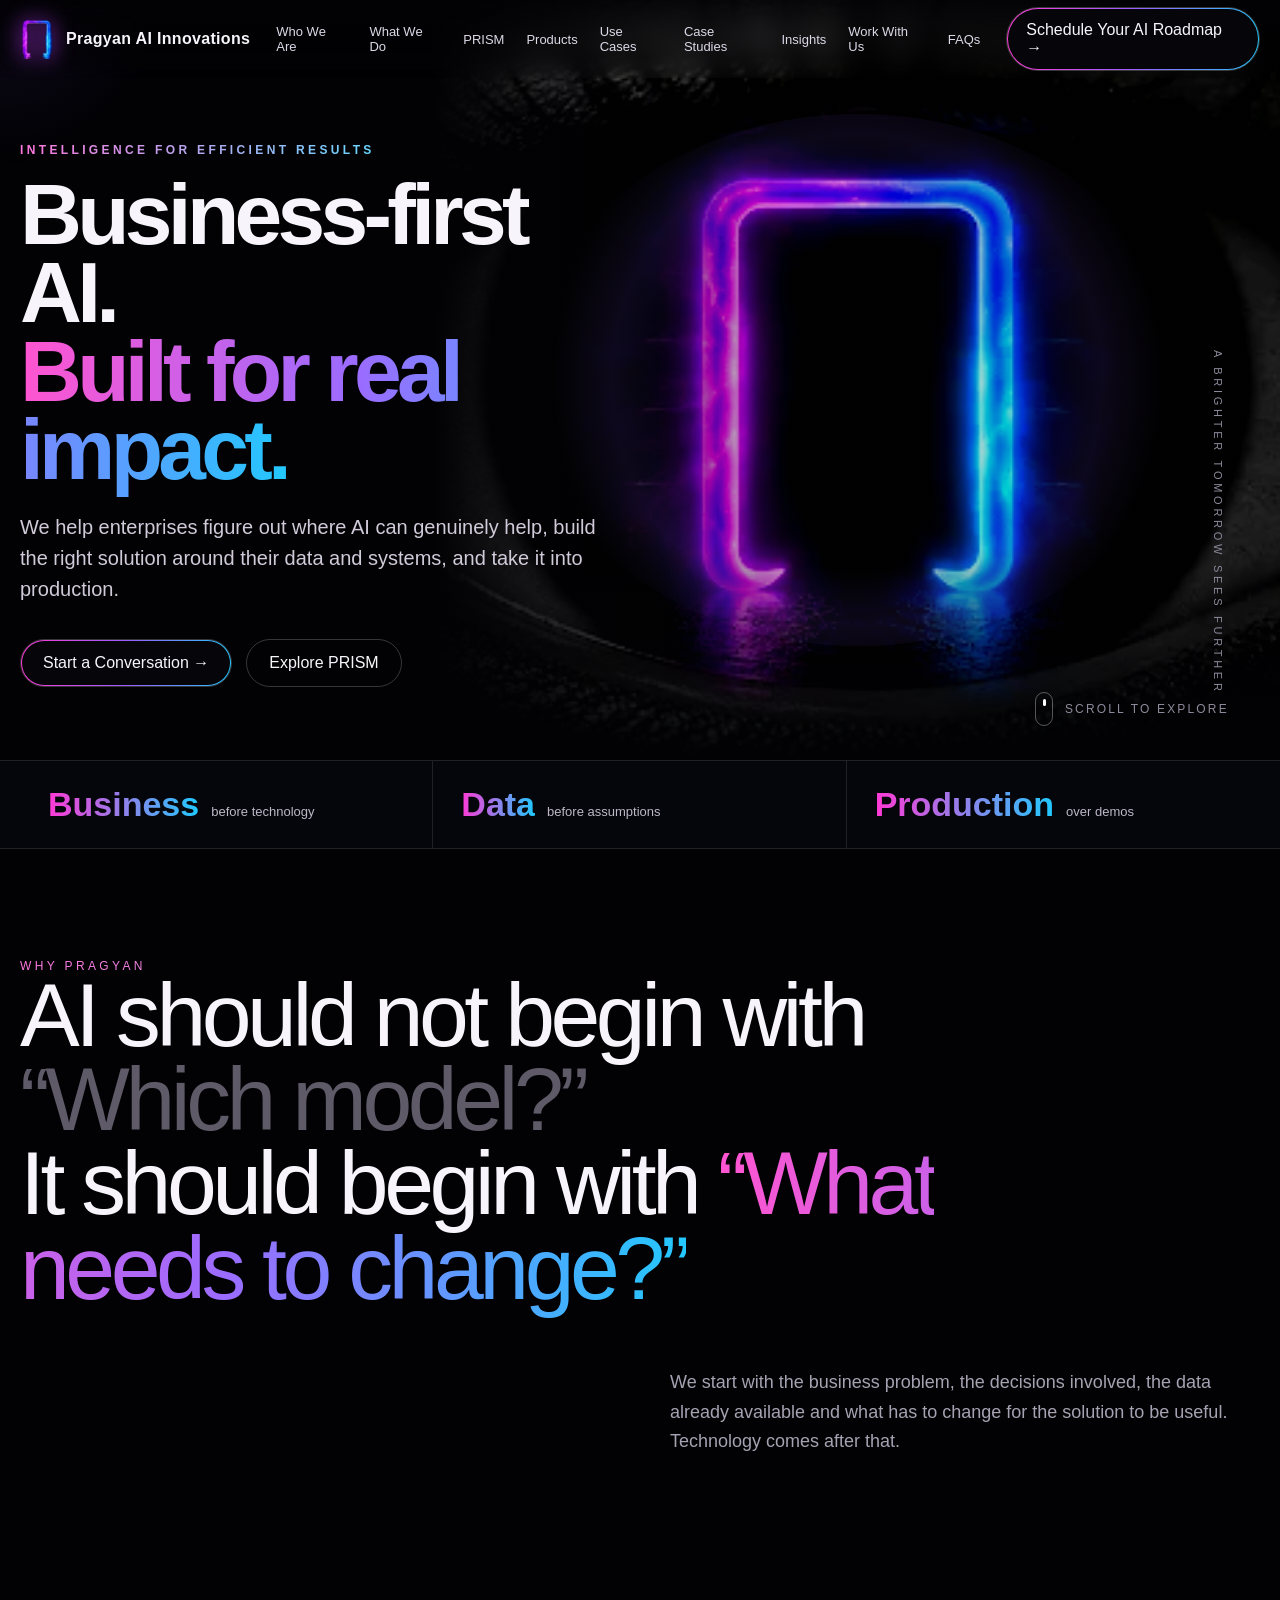
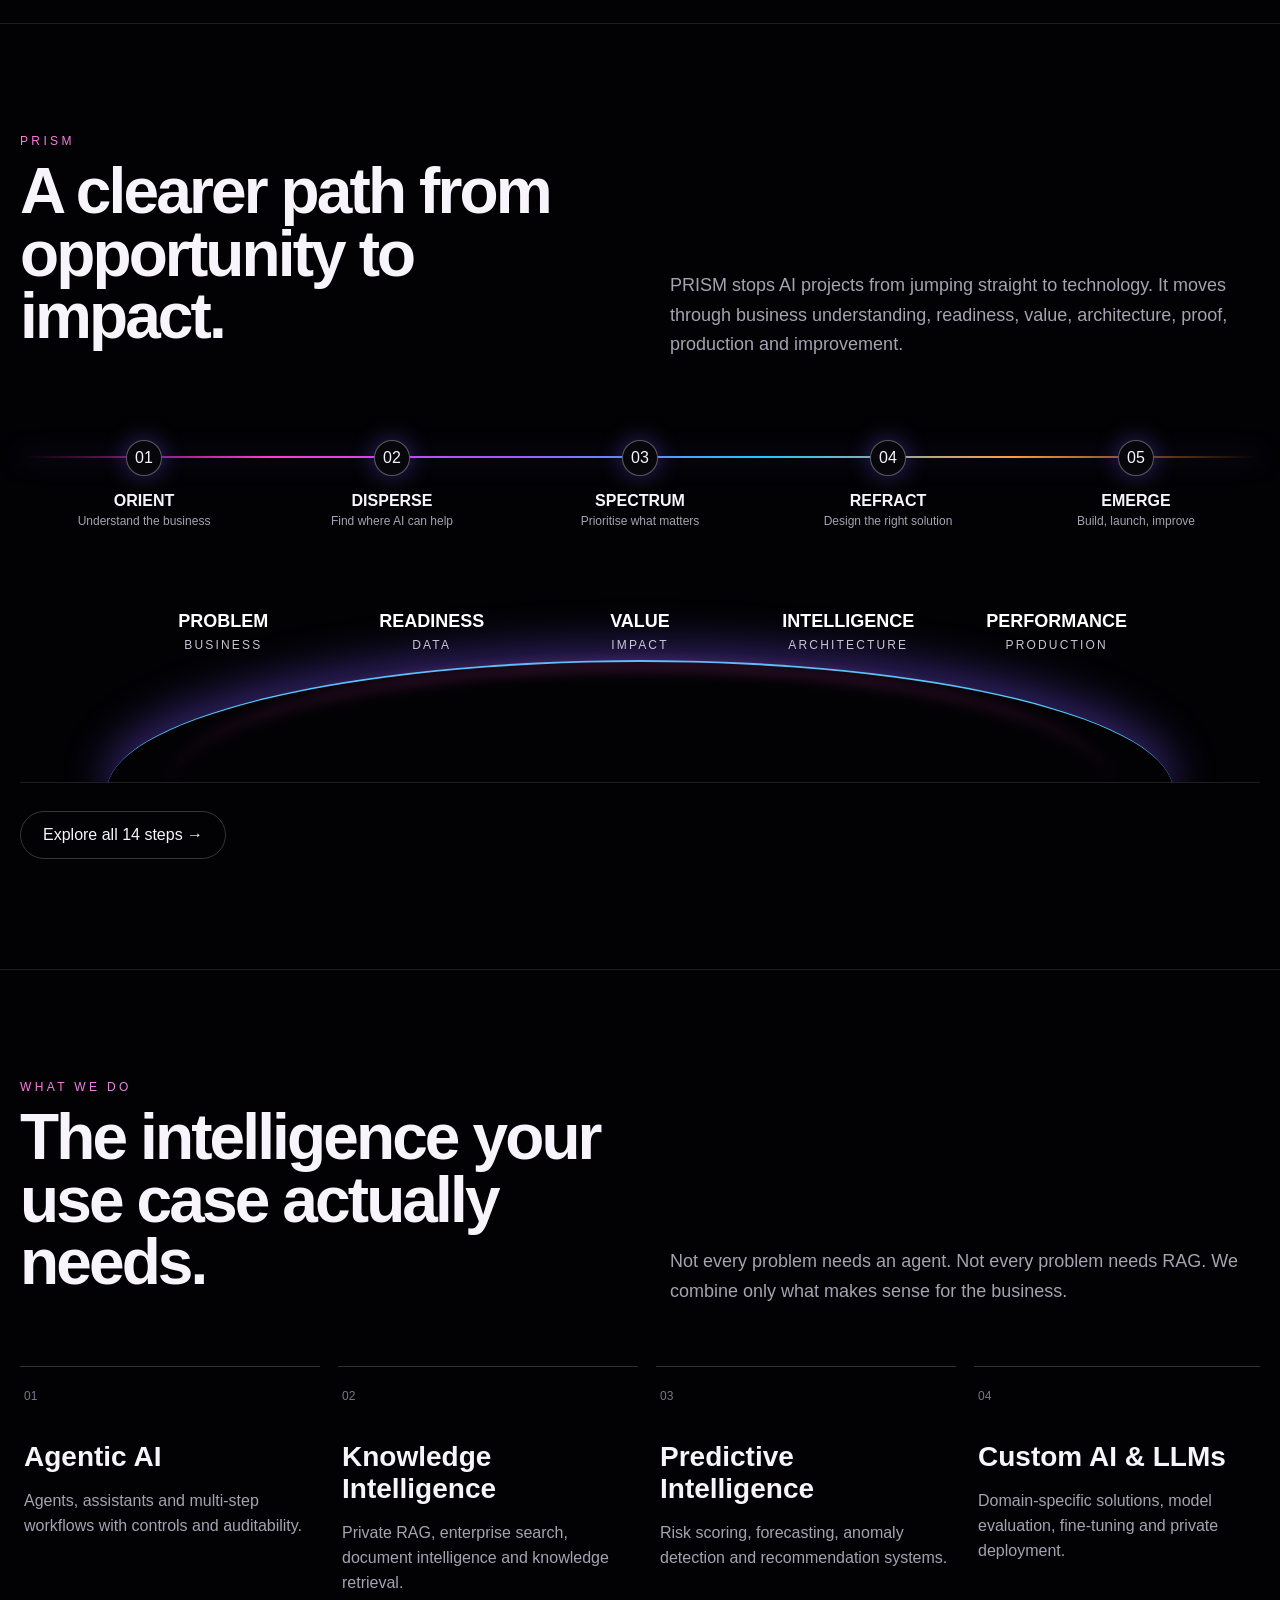
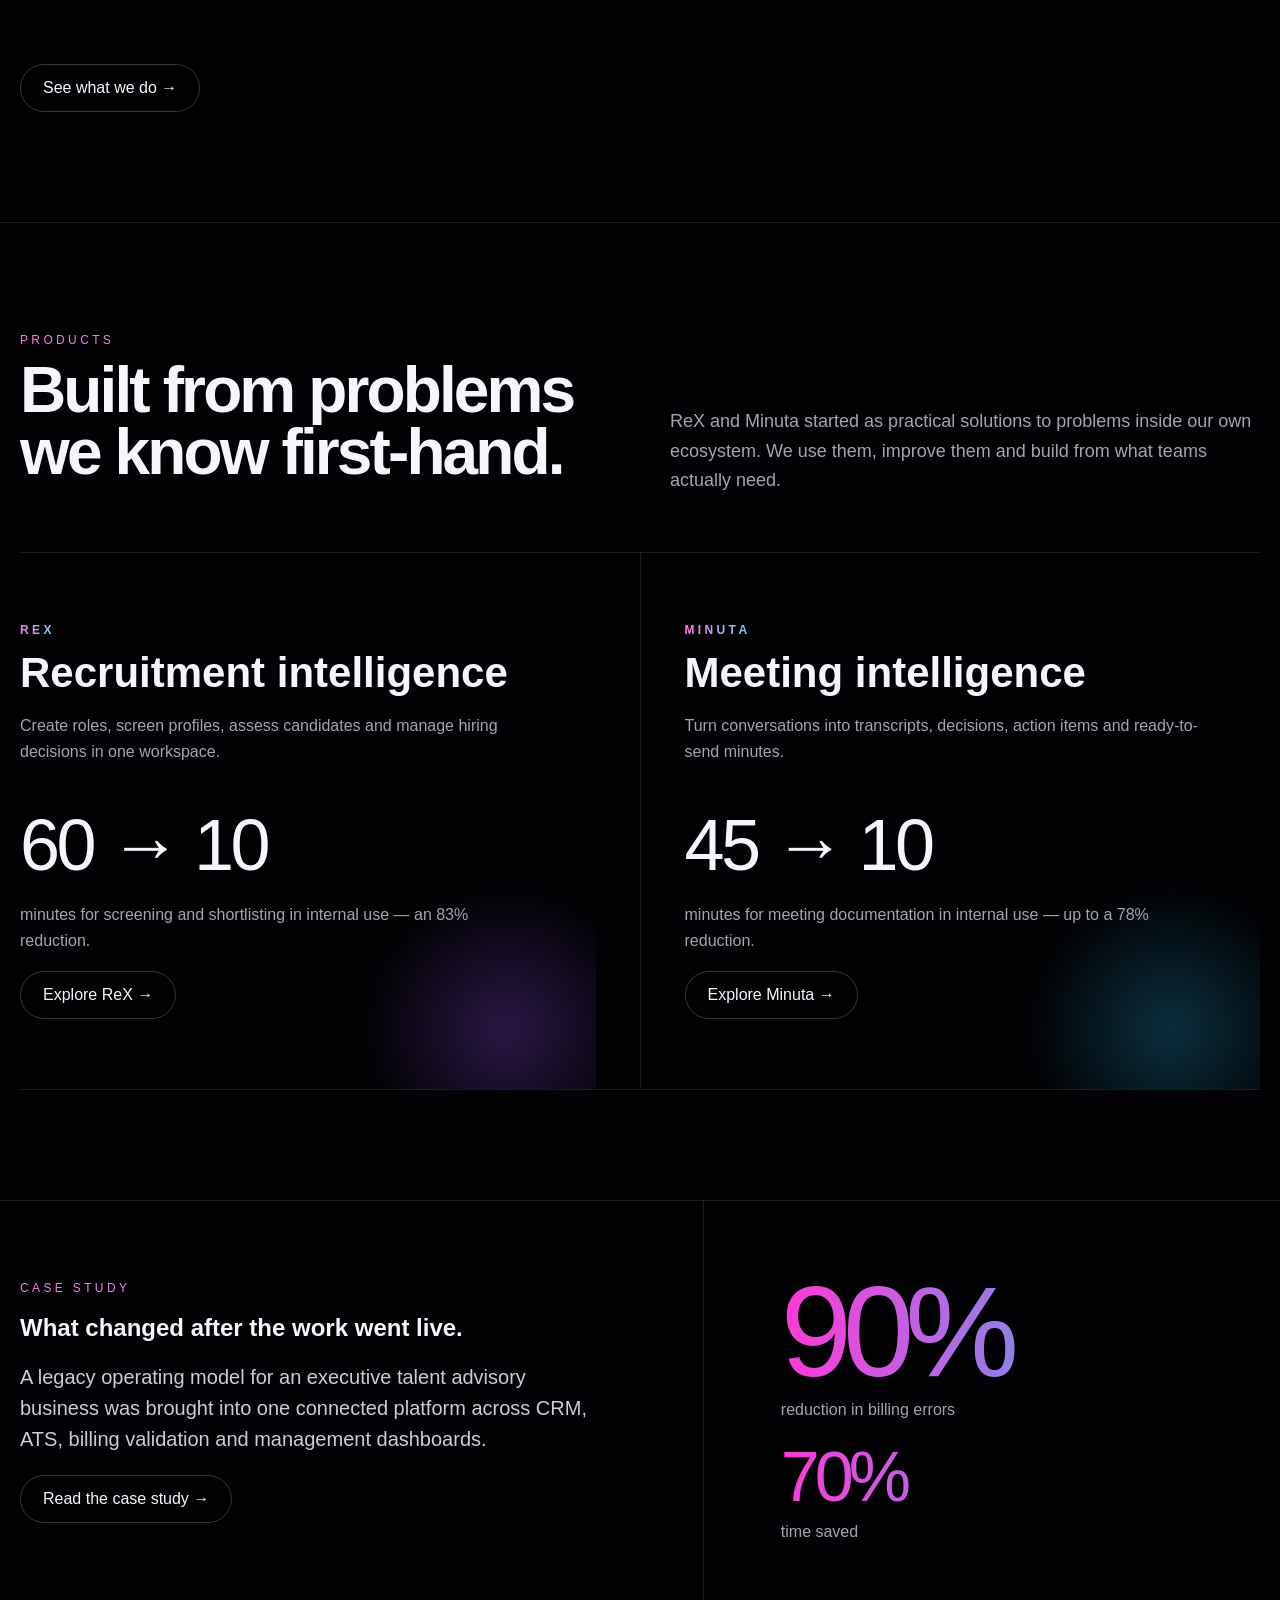
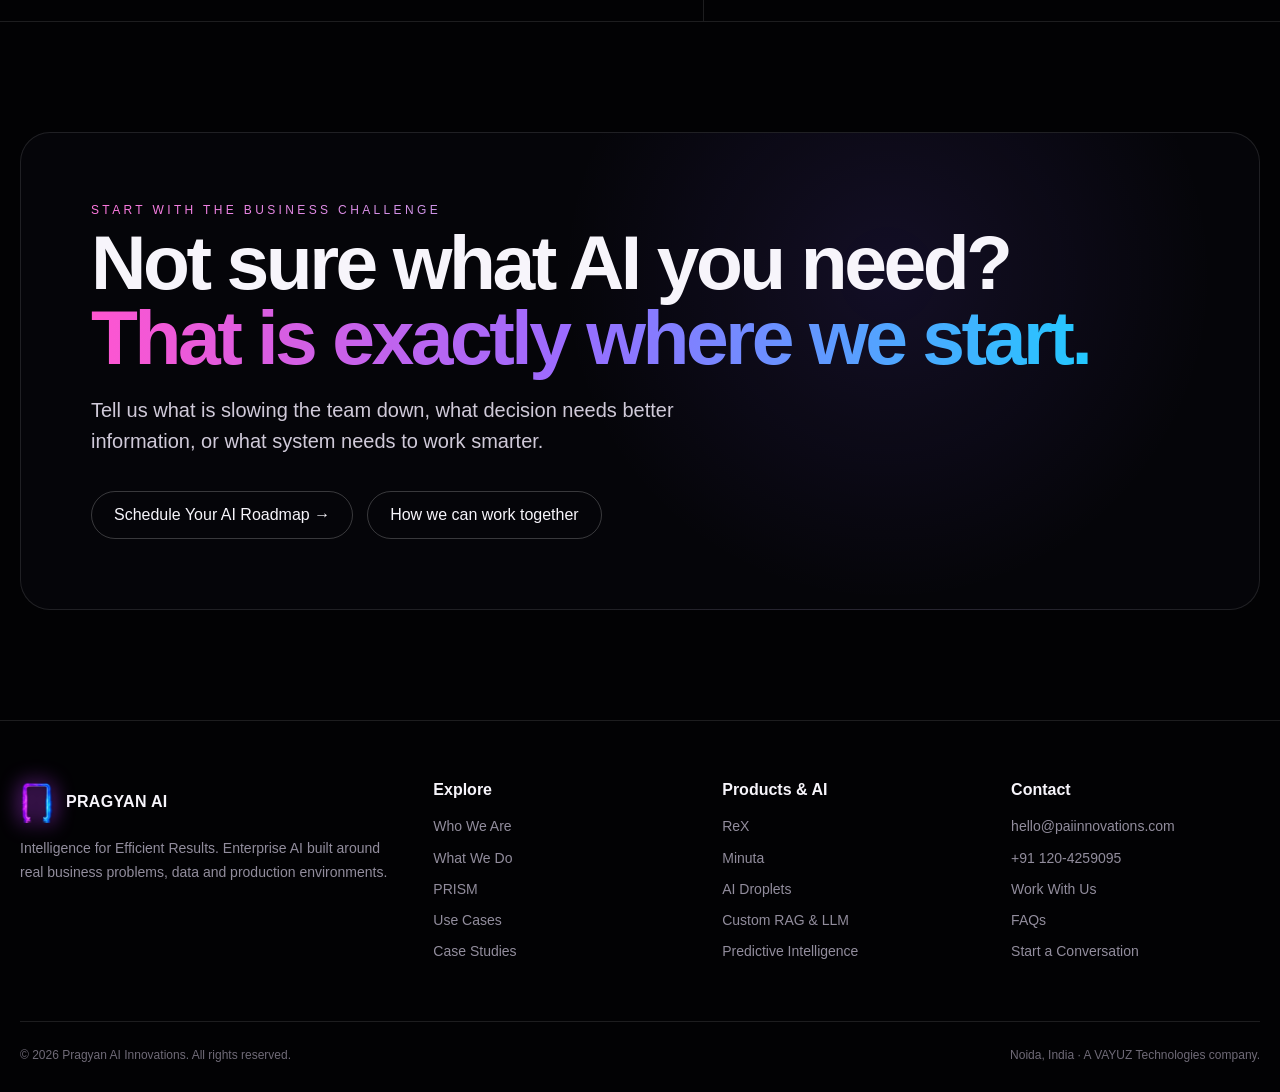
<file: index.html>
<!doctype html><html lang="en"><head><meta charset="utf-8"><meta name="viewport" content="width=device-width,initial-scale=1"><meta name="theme-color" content="#020204"><title>Enterprise AI Built Around Your Business | Pragyan AI</title><meta name="description" content="Pragyan AI Innovations — Intelligence for Efficient Results."><link rel="icon" href="/assets/pragyan-gate.png"><link rel="stylesheet" href="/assets/styles.css"></head><body><div class="progress"></div><div class="cursor-glow"></div><header class="site-header"><div class="container nav-wrap"><a class="brand" href="/"><img src="/assets/pragyan-gate.png" alt="Pragyan gate logo"><span>Pragyan AI Innovations</span></a><button class="menu-toggle" data-menu-toggle aria-label="Open menu">☰</button><nav class="nav" data-nav><a class="" href="/who-we-are">Who We Are</a><a class="" href="/what-we-do">What We Do</a><a class="" href="/prism">PRISM</a><a class="" href="/products">Products</a><a class="" href="/use-cases">Use Cases</a><a class="" href="/case-studies">Case Studies</a><a class="" href="/insights">Insights</a><a class="" href="/work-with-us">Work With Us</a><a class="" href="/faqs">FAQs</a></nav><a class="nav-cta" href="/contact">Schedule Your AI Roadmap →</a></div></header><main>
<section class="hero"><div class="hero-media"><img src="/assets/pragyan-eye.png" alt="Pragyan AI neon gateway reflected in an eye"><div class="eye-halo"></div></div><div class="container"><div class="hero-copy reveal in"><div class="eyebrow"><strong>Intelligence for Efficient Results</strong></div><h1>Business-first AI.<br><span class="gradient-text">Built for real impact.</span></h1><p class="lead">We help enterprises figure out where AI can genuinely help, build the right solution around their data and systems, and take it into production.</p><div class="hero-actions"><a class="btn primary" href="/contact">Start a Conversation →</a><a class="btn" href="/prism">Explore PRISM</a></div></div></div><div class="hero-side-note">A brighter tomorrow sees further</div><div class="scroll-cue"><i></i>Scroll to explore</div></section>
<div class="signal-bar"><div class="container signals"><div class="signal"><b>Business</b><span>before technology</span></div><div class="signal"><b>Data</b><span>before assumptions</span></div><div class="signal"><b>Production</b><span>over demos</span></div></div></div>
<section class="section"><div class="container"><div class="kicker reveal">Why Pragyan</div><div class="big-statement reveal">AI should not begin with <span class="muted">“Which model?”</span><br>It should begin with <span class="gradient-text">“What needs to change?”</span></div><div class="section-head reveal" style="margin-top:58px"><div></div><p>We start with the business problem, the decisions involved, the data already available and what has to change for the solution to be useful. Technology comes after that.</p></div></div></section>
<section class="section darkline"><div class="container"><div class="section-head reveal"><div><div class="kicker">PRISM</div><h2>A clearer path from opportunity to impact.</h2></div><p>PRISM stops AI projects from jumping straight to technology. It moves through business understanding, readiness, value, architecture, proof, production and improvement.</p></div><div class="approach-stream reveal"><div class="stream-line"></div><div class="stream-nodes"><div class="stream-node"><div class="orb">01</div><b>ORIENT</b><span>Understand the business</span></div><div class="stream-node"><div class="orb">02</div><b>DISPERSE</b><span>Find where AI can help</span></div><div class="stream-node"><div class="orb">03</div><b>SPECTRUM</b><span>Prioritise what matters</span></div><div class="stream-node"><div class="orb">04</div><b>REFRACT</b><span>Design the right solution</span></div><div class="stream-node"><div class="orb">05</div><b>EMERGE</b><span>Build, launch, improve</span></div></div></div><div class="prism-spectrum reveal"><div class="prism-labels"><span><b>Problem</b>Business</span><span><b>Readiness</b>Data</span><span><b>Value</b>Impact</span><span><b>Intelligence</b>Architecture</span><span><b>Performance</b>Production</span></div></div><div style="margin-top:28px"><a class="btn" href="/prism">Explore all 14 steps →</a></div></div></section>
<section class="section darkline"><div class="container"><div class="section-head reveal"><div><div class="kicker">What We Do</div><h2>The intelligence your use case actually needs.</h2></div><p>Not every problem needs an agent. Not every problem needs RAG. We combine only what makes sense for the business.</p></div><div class="usecase-rail reveal"><div class="usecase-item"><div class="index">01</div><h3>Agentic AI</h3><p>Agents, assistants and multi-step workflows with controls and auditability.</p></div><div class="usecase-item"><div class="index">02</div><h3>Knowledge Intelligence</h3><p>Private RAG, enterprise search, document intelligence and knowledge retrieval.</p></div><div class="usecase-item"><div class="index">03</div><h3>Predictive Intelligence</h3><p>Risk scoring, forecasting, anomaly detection and recommendation systems.</p></div><div class="usecase-item"><div class="index">04</div><h3>Custom AI & LLMs</h3><p>Domain-specific solutions, model evaluation, fine-tuning and private deployment.</p></div><div class="usecase-item"><div class="index">05</div><h3>Multimodal AI</h3><p>Text, document, image, voice, audio and video intelligence.</p></div><div class="usecase-item"><div class="index">06</div><h3>Enterprise Integration</h3><p>AI inside ERP, CRM, HRMS and legacy environments, with governance and LLMOps.</p></div></div><a class="btn" href="/what-we-do">See what we do →</a></div></section>
<section class="section darkline"><div class="container"><div class="section-head reveal"><div><div class="kicker">Products</div><h2>Built from problems we know first-hand.</h2></div><p>ReX and Minuta started as practical solutions to problems inside our own ecosystem. We use them, improve them and build from what teams actually need.</p></div><div class="product-stage reveal"><article class="product-panel"><div class="eyebrow"><strong>ReX</strong></div><h3>Recruitment intelligence</h3><p>Create roles, screen profiles, assess candidates and manage hiring decisions in one workspace.</p><div class="metric">60 → 10</div><p>minutes for screening and shortlisting in internal use — an 83% reduction.</p><a class="btn" href="/products">Explore ReX →</a></article><div class="product-divider"></div><article class="product-panel blue"><div class="eyebrow"><strong>Minuta</strong></div><h3>Meeting intelligence</h3><p>Turn conversations into transcripts, decisions, action items and ready-to-send minutes.</p><div class="metric">45 → 10</div><p>minutes for meeting documentation in internal use — up to a 78% reduction.</p><a class="btn" href="/products">Explore Minuta →</a></article></div></div></section>
<section class="case-band"><div class="case-story reveal"><div class="kicker">Case Study</div><h2>What changed after the work went live.</h2><p class="lead">A legacy operating model for an executive talent advisory business was brought into one connected platform across CRM, ATS, billing validation and management dashboards.</p><a class="btn" href="/case-studies">Read the case study →</a></div><div class="case-metrics reveal"><div class="mega-metric">90%</div><span>reduction in billing errors</span><div style="height:30px"></div><div class="mega-metric" style="font-size:70px">70%</div><span>time saved</span></div></section>
<section class="section"><div class="container"><div class="cta-panel reveal"><div class="kicker">Start with the business challenge</div><h2>Not sure what AI you need?<br><span class="gradient-text">That is exactly where we start.</span></h2><p class="lead">Tell us what is slowing the team down, what decision needs better information, or what system needs to work smarter.</p><div class="hero-actions"><a class="btn primary" href="/contact">Schedule Your AI Roadmap →</a><a class="btn" href="/work-with-us">How we can work together</a></div></div></div></section></main><footer><div class="container"><div class="footer-grid"><div class="footer-brand"><a class="brand" href="/"><img src="/assets/pragyan-gate.png" alt=""><span>PRAGYAN AI</span></a><p>Intelligence for Efficient Results. Enterprise AI built around real business problems, data and production environments.</p></div><div class="footer-col"><h4>Explore</h4><a href="/who-we-are">Who We Are</a><a href="/what-we-do">What We Do</a><a href="/prism">PRISM</a><a href="/use-cases">Use Cases</a><a href="/case-studies">Case Studies</a></div><div class="footer-col"><h4>Products & AI</h4><a href="/products">ReX</a><a href="/products">Minuta</a><a href="/products">AI Droplets</a><a href="/what-we-do">Custom RAG & LLM</a><a href="/what-we-do">Predictive Intelligence</a></div><div class="footer-col"><h4>Contact</h4><a href="mailto:hello@paiinnovations.com">hello@paiinnovations.com</a><a href="tel:+911204259095">+91 120-4259095</a><a href="/work-with-us">Work With Us</a><a href="/faqs">FAQs</a><a href="/contact">Start a Conversation</a></div></div><div class="footer-bottom"><span>© <span class="year">2026</span> Pragyan AI Innovations. All rights reserved.</span><span>Noida, India · A VAYUZ Technologies company.</span></div></div></footer><script src="/assets/site.js"></script></body></html>
</file>
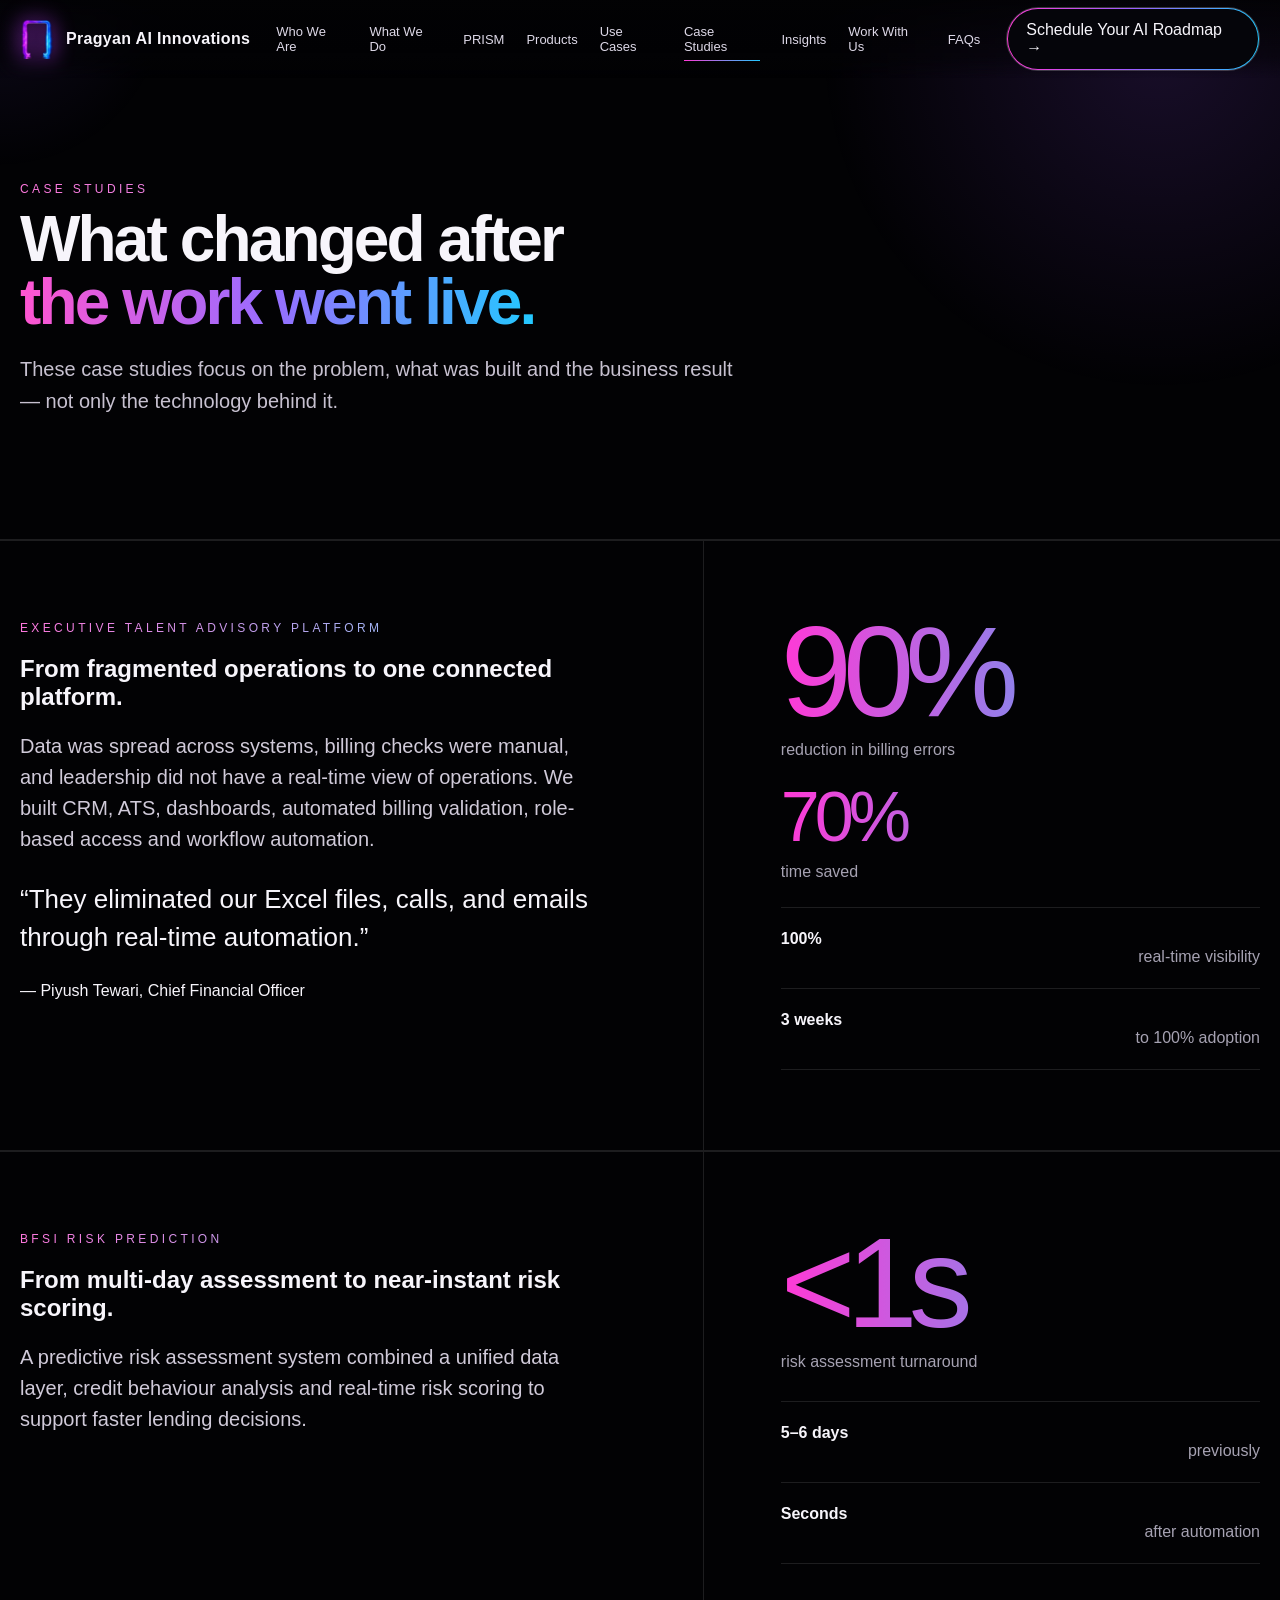
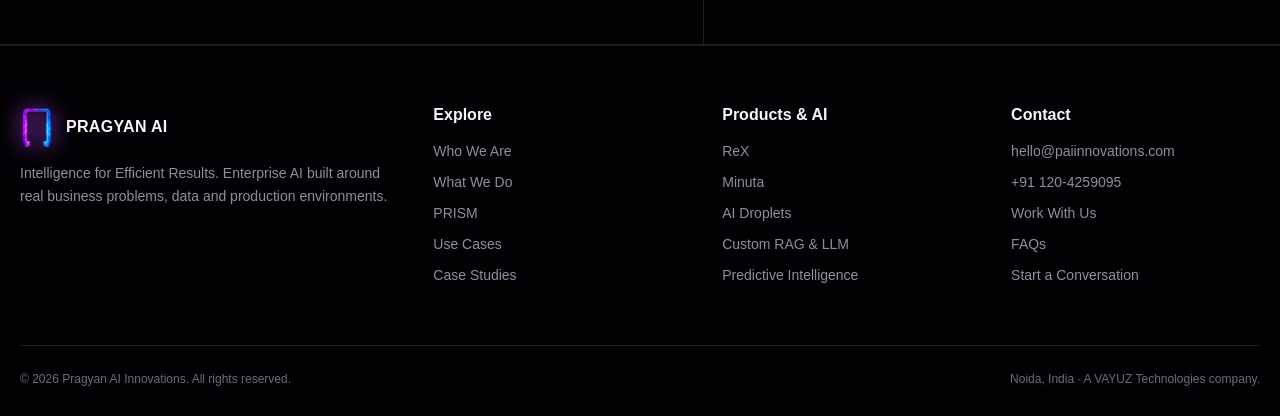
<file: case-studies/index.html>
<!doctype html><html lang="en"><head><meta charset="utf-8"><meta name="viewport" content="width=device-width,initial-scale=1"><meta name="theme-color" content="#020204"><title>Case Studies | Pragyan AI</title><meta name="description" content="Pragyan AI Innovations — Intelligence for Efficient Results."><link rel="icon" href="/assets/pragyan-gate.png"><link rel="stylesheet" href="/assets/styles.css"></head><body><div class="progress"></div><div class="cursor-glow"></div><header class="site-header"><div class="container nav-wrap"><a class="brand" href="/"><img src="/assets/pragyan-gate.png" alt="Pragyan gate logo"><span>Pragyan AI Innovations</span></a><button class="menu-toggle" data-menu-toggle aria-label="Open menu">☰</button><nav class="nav" data-nav><a class="" href="/who-we-are">Who We Are</a><a class="" href="/what-we-do">What We Do</a><a class="" href="/prism">PRISM</a><a class="" href="/products">Products</a><a class="" href="/use-cases">Use Cases</a><a class="active" href="/case-studies">Case Studies</a><a class="" href="/insights">Insights</a><a class="" href="/work-with-us">Work With Us</a><a class="" href="/faqs">FAQs</a></nav><a class="nav-cta" href="/contact">Schedule Your AI Roadmap →</a></div></header><main><section class="page-hero"><div class="container reveal in"><div class="kicker">Case Studies</div><h1>What changed after<br><span class="gradient-text">the work went live.</span></h1><p>These case studies focus on the problem, what was built and the business result — not only the technology behind it.</p></div></section><section class="case-band"><div class="case-story reveal"><div class="kicker">Executive Talent Advisory Platform</div><h2>From fragmented operations to one connected platform.</h2><p class="lead">Data was spread across systems, billing checks were manual, and leadership did not have a real-time view of operations. We built CRM, ATS, dashboards, automated billing validation, role-based access and workflow automation.</p><p class="quote">“They eliminated our Excel files, calls, and emails through real-time automation.”</p><p>— Piyush Tewari, Chief Financial Officer</p></div><div class="case-metrics reveal"><div class="mega-metric">90%</div><span>reduction in billing errors</span><div style="height:30px"></div><div class="mega-metric" style="font-size:70px">70%</div><span>time saved</span><div style="height:26px"></div><div class="list-line"><b>100%</b><span>real-time visibility</span></div><div class="list-line"><b>3 weeks</b><span>to 100% adoption</span></div></div></section><section class="case-band"><div class="case-story reveal"><div class="kicker">BFSI Risk Prediction</div><h2>From multi-day assessment to near-instant risk scoring.</h2><p class="lead">A predictive risk assessment system combined a unified data layer, credit behaviour analysis and real-time risk scoring to support faster lending decisions.</p></div><div class="case-metrics reveal"><div class="mega-metric">&lt;1s</div><span>risk assessment turnaround</span><div style="height:30px"></div><div class="list-line"><b>5–6 days</b><span>previously</span></div><div class="list-line"><b>Seconds</b><span>after automation</span></div></div></section></main><footer><div class="container"><div class="footer-grid"><div class="footer-brand"><a class="brand" href="/"><img src="/assets/pragyan-gate.png" alt=""><span>PRAGYAN AI</span></a><p>Intelligence for Efficient Results. Enterprise AI built around real business problems, data and production environments.</p></div><div class="footer-col"><h4>Explore</h4><a href="/who-we-are">Who We Are</a><a href="/what-we-do">What We Do</a><a href="/prism">PRISM</a><a href="/use-cases">Use Cases</a><a href="/case-studies">Case Studies</a></div><div class="footer-col"><h4>Products & AI</h4><a href="/products">ReX</a><a href="/products">Minuta</a><a href="/products">AI Droplets</a><a href="/what-we-do">Custom RAG & LLM</a><a href="/what-we-do">Predictive Intelligence</a></div><div class="footer-col"><h4>Contact</h4><a href="mailto:hello@paiinnovations.com">hello@paiinnovations.com</a><a href="tel:+911204259095">+91 120-4259095</a><a href="/work-with-us">Work With Us</a><a href="/faqs">FAQs</a><a href="/contact">Start a Conversation</a></div></div><div class="footer-bottom"><span>© <span class="year">2026</span> Pragyan AI Innovations. All rights reserved.</span><span>Noida, India · A VAYUZ Technologies company.</span></div></div></footer><script src="/assets/site.js"></script></body></html>
</file>
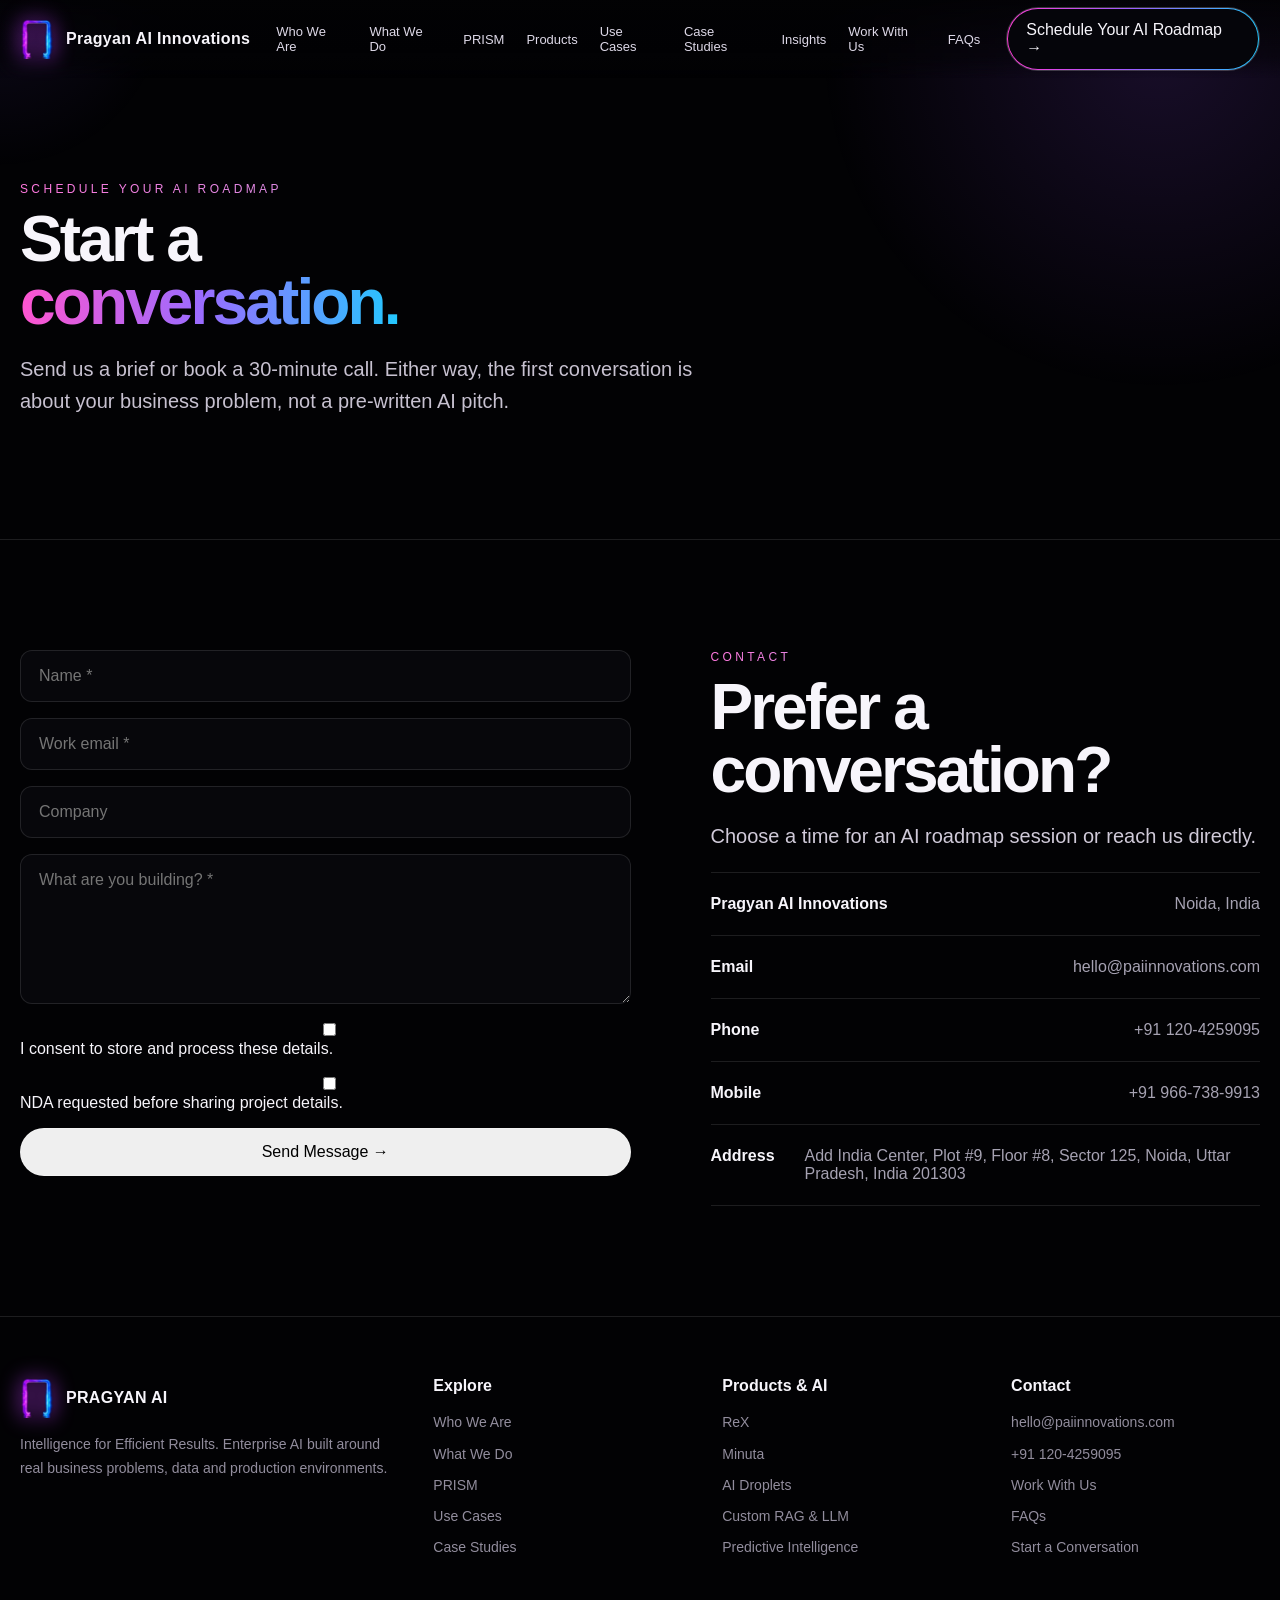
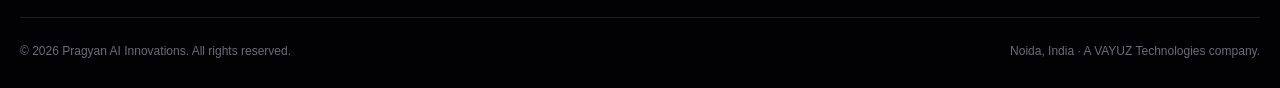
<file: contact/index.html>
<!doctype html><html lang="en"><head><meta charset="utf-8"><meta name="viewport" content="width=device-width,initial-scale=1"><meta name="theme-color" content="#020204"><title>Contact | Pragyan AI</title><meta name="description" content="Pragyan AI Innovations — Intelligence for Efficient Results."><link rel="icon" href="/assets/pragyan-gate.png"><link rel="stylesheet" href="/assets/styles.css"></head><body><div class="progress"></div><div class="cursor-glow"></div><header class="site-header"><div class="container nav-wrap"><a class="brand" href="/"><img src="/assets/pragyan-gate.png" alt="Pragyan gate logo"><span>Pragyan AI Innovations</span></a><button class="menu-toggle" data-menu-toggle aria-label="Open menu">☰</button><nav class="nav" data-nav><a class="" href="/who-we-are">Who We Are</a><a class="" href="/what-we-do">What We Do</a><a class="" href="/prism">PRISM</a><a class="" href="/products">Products</a><a class="" href="/use-cases">Use Cases</a><a class="" href="/case-studies">Case Studies</a><a class="" href="/insights">Insights</a><a class="" href="/work-with-us">Work With Us</a><a class="" href="/faqs">FAQs</a></nav><a class="nav-cta" href="/contact">Schedule Your AI Roadmap →</a></div></header><main><section class="page-hero"><div class="container reveal in"><div class="kicker">Schedule Your AI Roadmap</div><h1>Start a<br><span class="gradient-text">conversation.</span></h1><p>Send us a brief or book a 30-minute call. Either way, the first conversation is about your business problem, not a pre-written AI pitch.</p></div></section><section class="section"><div class="container contact-grid"><div class="reveal"><form class="form" onsubmit="event.preventDefault();this.querySelector('button').textContent='Message ready — connect your form endpoint';"><input placeholder="Name *" required><input type="email" placeholder="Work email *" required><input placeholder="Company"><textarea placeholder="What are you building? *" required></textarea><label><input type="checkbox" required> I consent to store and process these details.</label><label><input type="checkbox"> NDA requested before sharing project details.</label><button class="btn primary" type="submit">Send Message →</button></form></div><div class="reveal"><div class="kicker">Contact</div><h2>Prefer a conversation?</h2><p class="lead">Choose a time for an AI roadmap session or reach us directly.</p><div class="list-line"><b>Pragyan AI Innovations</b><span>Noida, India</span></div><div class="list-line"><b>Email</b><span>hello@paiinnovations.com</span></div><div class="list-line"><b>Phone</b><span>+91 120-4259095</span></div><div class="list-line"><b>Mobile</b><span>+91 966-738-9913</span></div><div class="list-line"><b>Address</b><span>Add India Center, Plot #9, Floor #8, Sector 125, Noida, Uttar Pradesh, India 201303</span></div></div></div></section></main><footer><div class="container"><div class="footer-grid"><div class="footer-brand"><a class="brand" href="/"><img src="/assets/pragyan-gate.png" alt=""><span>PRAGYAN AI</span></a><p>Intelligence for Efficient Results. Enterprise AI built around real business problems, data and production environments.</p></div><div class="footer-col"><h4>Explore</h4><a href="/who-we-are">Who We Are</a><a href="/what-we-do">What We Do</a><a href="/prism">PRISM</a><a href="/use-cases">Use Cases</a><a href="/case-studies">Case Studies</a></div><div class="footer-col"><h4>Products & AI</h4><a href="/products">ReX</a><a href="/products">Minuta</a><a href="/products">AI Droplets</a><a href="/what-we-do">Custom RAG & LLM</a><a href="/what-we-do">Predictive Intelligence</a></div><div class="footer-col"><h4>Contact</h4><a href="mailto:hello@paiinnovations.com">hello@paiinnovations.com</a><a href="tel:+911204259095">+91 120-4259095</a><a href="/work-with-us">Work With Us</a><a href="/faqs">FAQs</a><a href="/contact">Start a Conversation</a></div></div><div class="footer-bottom"><span>© <span class="year">2026</span> Pragyan AI Innovations. All rights reserved.</span><span>Noida, India · A VAYUZ Technologies company.</span></div></div></footer><script src="/assets/site.js"></script></body></html>
</file>
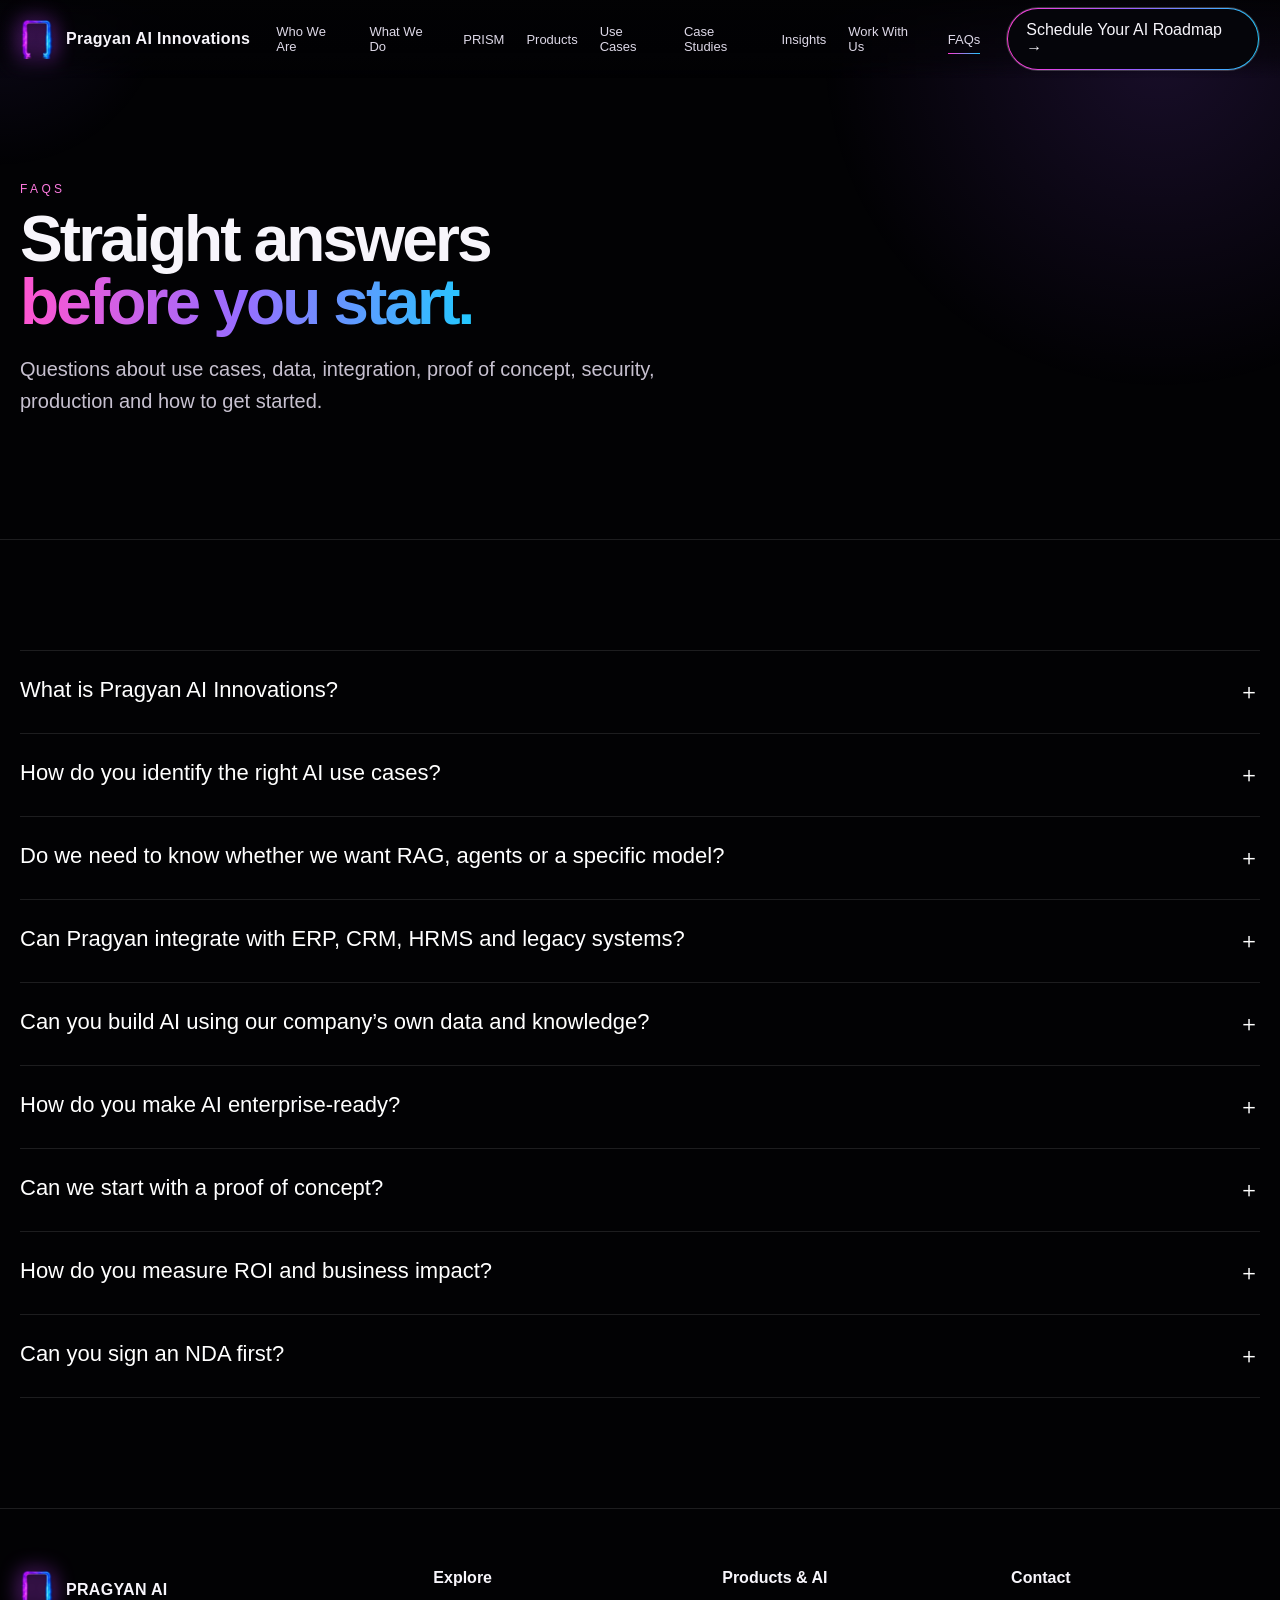
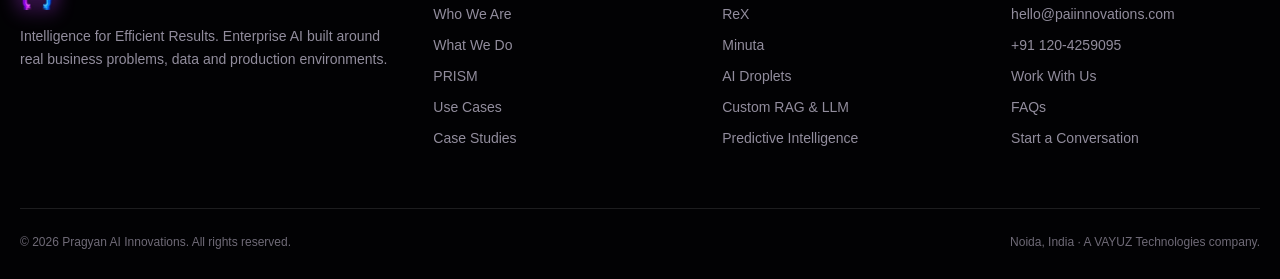
<file: faqs/index.html>
<!doctype html><html lang="en"><head><meta charset="utf-8"><meta name="viewport" content="width=device-width,initial-scale=1"><meta name="theme-color" content="#020204"><title>FAQs | Pragyan AI</title><meta name="description" content="Pragyan AI Innovations — Intelligence for Efficient Results."><link rel="icon" href="/assets/pragyan-gate.png"><link rel="stylesheet" href="/assets/styles.css"></head><body><div class="progress"></div><div class="cursor-glow"></div><header class="site-header"><div class="container nav-wrap"><a class="brand" href="/"><img src="/assets/pragyan-gate.png" alt="Pragyan gate logo"><span>Pragyan AI Innovations</span></a><button class="menu-toggle" data-menu-toggle aria-label="Open menu">☰</button><nav class="nav" data-nav><a class="" href="/who-we-are">Who We Are</a><a class="" href="/what-we-do">What We Do</a><a class="" href="/prism">PRISM</a><a class="" href="/products">Products</a><a class="" href="/use-cases">Use Cases</a><a class="" href="/case-studies">Case Studies</a><a class="" href="/insights">Insights</a><a class="" href="/work-with-us">Work With Us</a><a class="active" href="/faqs">FAQs</a></nav><a class="nav-cta" href="/contact">Schedule Your AI Roadmap →</a></div></header><main><section class="page-hero"><div class="container reveal in"><div class="kicker">FAQs</div><h1>Straight answers<br><span class="gradient-text">before you start.</span></h1><p>Questions about use cases, data, integration, proof of concept, security, production and how to get started.</p></div></section><section class="section"><div class="container"><div class="faq-list"><div class="faq-item reveal"><button class="faq-q">What is Pragyan AI Innovations?<span>＋</span></button><div class="faq-a"><div>Pragyan AI Innovations helps enterprises identify, build, deploy and improve AI solutions around real business problems. Its capabilities span agentic AI, enterprise assistants, document intelligence, predictive intelligence, custom LLM and RAG solutions, computer vision, voice AI and enterprise integration.</div></div></div><div class="faq-item reveal"><button class="faq-q">How do you identify the right AI use cases?<span>＋</span></button><div class="faq-a"><div>We start with the business problem rather than the technology. PRISM looks at business objectives, processes, data, systems, readiness and potential value before prioritising use cases.</div></div></div><div class="faq-item reveal"><button class="faq-q">Do we need to know whether we want RAG, agents or a specific model?<span>＋</span></button><div class="faq-a"><div>No. Architecture and model selection happen after the problem, data and requirements are understood.</div></div></div><div class="faq-item reveal"><button class="faq-q">Can Pragyan integrate with ERP, CRM, HRMS and legacy systems?<span>＋</span></button><div class="faq-a"><div>Yes. The aim is usually to add intelligence to current processes through suitable integrations rather than replace core systems unnecessarily.</div></div></div><div class="faq-item reveal"><button class="faq-q">Can you build AI using our company’s own data and knowledge?<span>＋</span></button><div class="faq-a"><div>Yes. Custom LLM and RAG solutions can use an organization’s information, knowledge sources and workflows so the system works in the right business context.</div></div></div><div class="faq-item reveal"><button class="faq-q">How do you make AI enterprise-ready?<span>＋</span></button><div class="faq-a"><div>Security, deployment architecture, access controls, governance, monitoring, compliance requirements and scalability are considered as part of the solution design.</div></div></div><div class="faq-item reveal"><button class="faq-q">Can we start with a proof of concept?<span>＋</span></button><div class="faq-a"><div>Yes. A focused POC can validate the use case, technical approach and expected business value before a larger production build.</div></div></div><div class="faq-item reveal"><button class="faq-q">How do you measure ROI and business impact?<span>＋</span></button><div class="faq-a"><div>We define success measures early, validate them during the POC, and continue measuring business outcomes after deployment.</div></div></div><div class="faq-item reveal"><button class="faq-q">Can you sign an NDA first?<span>＋</span></button><div class="faq-a"><div>Yes. An NDA can be put in place before sensitive project details are shared.</div></div></div></div></div></section></main><footer><div class="container"><div class="footer-grid"><div class="footer-brand"><a class="brand" href="/"><img src="/assets/pragyan-gate.png" alt=""><span>PRAGYAN AI</span></a><p>Intelligence for Efficient Results. Enterprise AI built around real business problems, data and production environments.</p></div><div class="footer-col"><h4>Explore</h4><a href="/who-we-are">Who We Are</a><a href="/what-we-do">What We Do</a><a href="/prism">PRISM</a><a href="/use-cases">Use Cases</a><a href="/case-studies">Case Studies</a></div><div class="footer-col"><h4>Products & AI</h4><a href="/products">ReX</a><a href="/products">Minuta</a><a href="/products">AI Droplets</a><a href="/what-we-do">Custom RAG & LLM</a><a href="/what-we-do">Predictive Intelligence</a></div><div class="footer-col"><h4>Contact</h4><a href="mailto:hello@paiinnovations.com">hello@paiinnovations.com</a><a href="tel:+911204259095">+91 120-4259095</a><a href="/work-with-us">Work With Us</a><a href="/faqs">FAQs</a><a href="/contact">Start a Conversation</a></div></div><div class="footer-bottom"><span>© <span class="year">2026</span> Pragyan AI Innovations. All rights reserved.</span><span>Noida, India · A VAYUZ Technologies company.</span></div></div></footer><script src="/assets/site.js"></script></body></html>
</file>
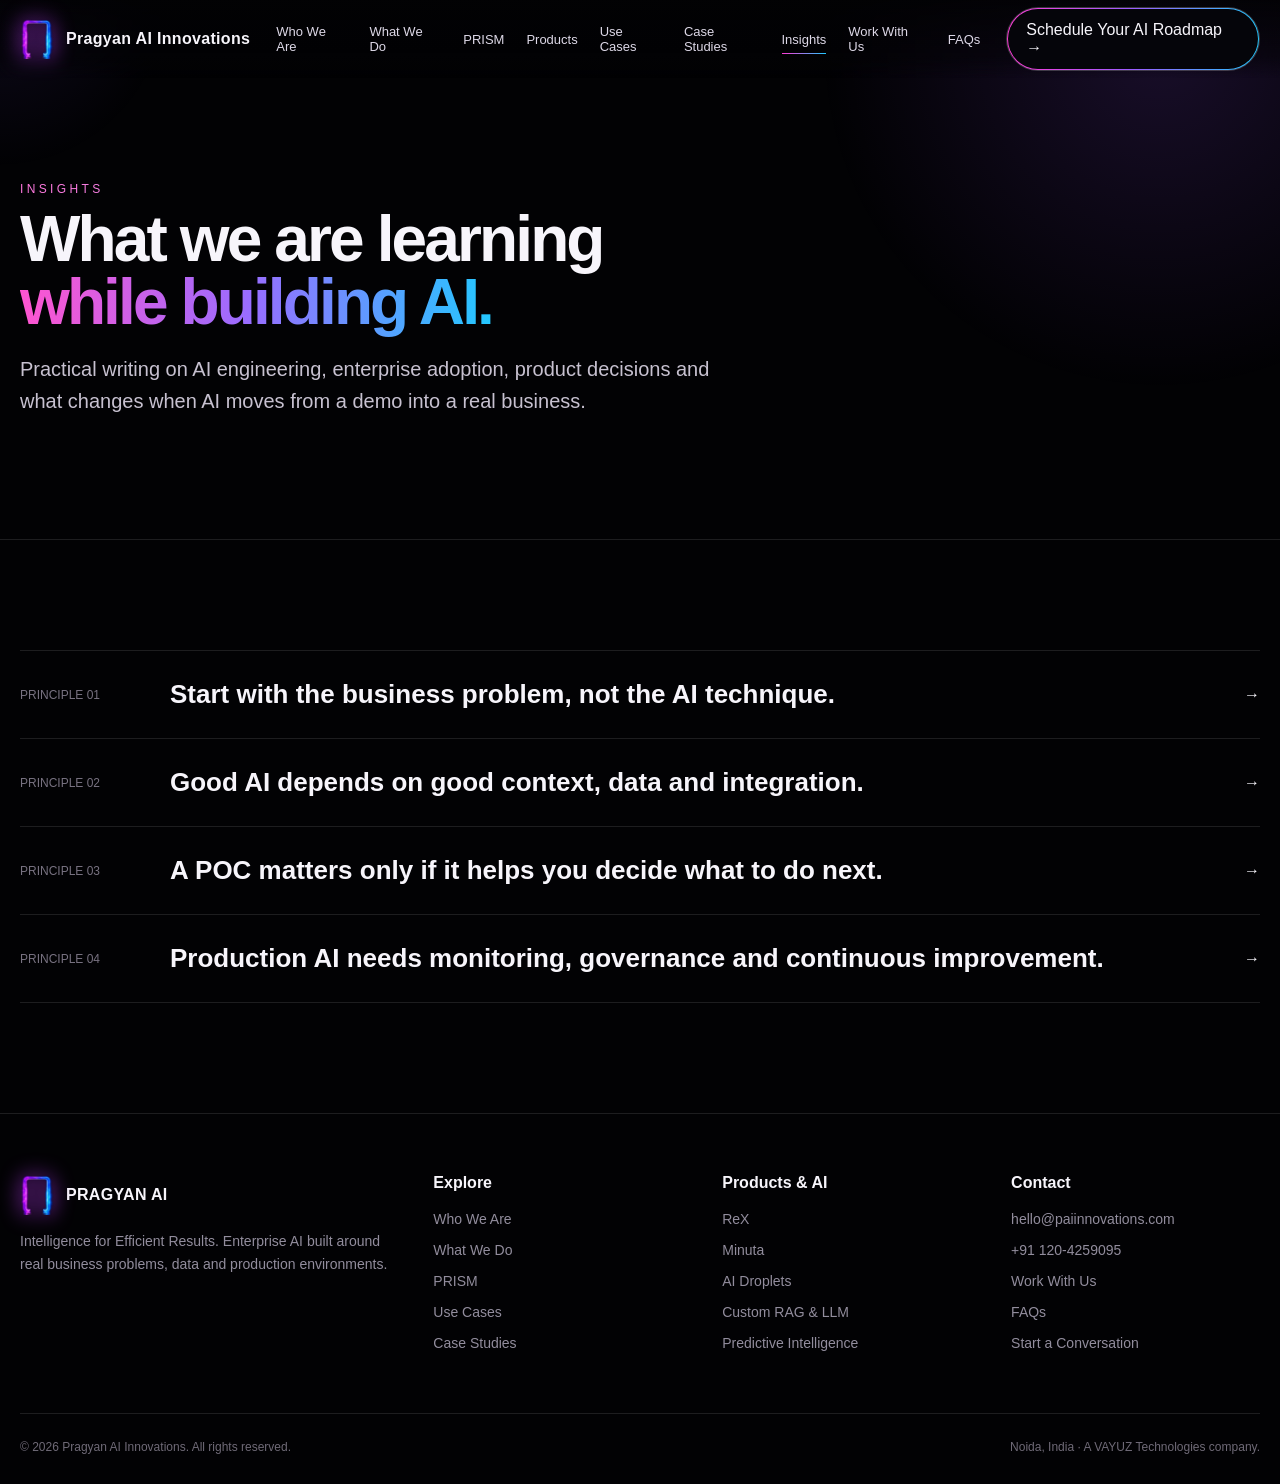
<file: insights/index.html>
<!doctype html><html lang="en"><head><meta charset="utf-8"><meta name="viewport" content="width=device-width,initial-scale=1"><meta name="theme-color" content="#020204"><title>Insights | Pragyan AI</title><meta name="description" content="Pragyan AI Innovations — Intelligence for Efficient Results."><link rel="icon" href="/assets/pragyan-gate.png"><link rel="stylesheet" href="/assets/styles.css"></head><body><div class="progress"></div><div class="cursor-glow"></div><header class="site-header"><div class="container nav-wrap"><a class="brand" href="/"><img src="/assets/pragyan-gate.png" alt="Pragyan gate logo"><span>Pragyan AI Innovations</span></a><button class="menu-toggle" data-menu-toggle aria-label="Open menu">☰</button><nav class="nav" data-nav><a class="" href="/who-we-are">Who We Are</a><a class="" href="/what-we-do">What We Do</a><a class="" href="/prism">PRISM</a><a class="" href="/products">Products</a><a class="" href="/use-cases">Use Cases</a><a class="" href="/case-studies">Case Studies</a><a class="active" href="/insights">Insights</a><a class="" href="/work-with-us">Work With Us</a><a class="" href="/faqs">FAQs</a></nav><a class="nav-cta" href="/contact">Schedule Your AI Roadmap →</a></div></header><main><section class="page-hero"><div class="container reveal in"><div class="kicker">Insights</div><h1>What we are learning<br><span class="gradient-text">while building AI.</span></h1><p>Practical writing on AI engineering, enterprise adoption, product decisions and what changes when AI moves from a demo into a real business.</p></div></section><section class="section"><div class="container"><div class="insight-row reveal"><div class="date">PRINCIPLE 01</div><h3>Start with the business problem, not the AI technique.</h3><span>→</span></div><div class="insight-row reveal"><div class="date">PRINCIPLE 02</div><h3>Good AI depends on good context, data and integration.</h3><span>→</span></div><div class="insight-row reveal"><div class="date">PRINCIPLE 03</div><h3>A POC matters only if it helps you decide what to do next.</h3><span>→</span></div><div class="insight-row reveal"><div class="date">PRINCIPLE 04</div><h3>Production AI needs monitoring, governance and continuous improvement.</h3><span>→</span></div></div></section></main><footer><div class="container"><div class="footer-grid"><div class="footer-brand"><a class="brand" href="/"><img src="/assets/pragyan-gate.png" alt=""><span>PRAGYAN AI</span></a><p>Intelligence for Efficient Results. Enterprise AI built around real business problems, data and production environments.</p></div><div class="footer-col"><h4>Explore</h4><a href="/who-we-are">Who We Are</a><a href="/what-we-do">What We Do</a><a href="/prism">PRISM</a><a href="/use-cases">Use Cases</a><a href="/case-studies">Case Studies</a></div><div class="footer-col"><h4>Products & AI</h4><a href="/products">ReX</a><a href="/products">Minuta</a><a href="/products">AI Droplets</a><a href="/what-we-do">Custom RAG & LLM</a><a href="/what-we-do">Predictive Intelligence</a></div><div class="footer-col"><h4>Contact</h4><a href="mailto:hello@paiinnovations.com">hello@paiinnovations.com</a><a href="tel:+911204259095">+91 120-4259095</a><a href="/work-with-us">Work With Us</a><a href="/faqs">FAQs</a><a href="/contact">Start a Conversation</a></div></div><div class="footer-bottom"><span>© <span class="year">2026</span> Pragyan AI Innovations. All rights reserved.</span><span>Noida, India · A VAYUZ Technologies company.</span></div></div></footer><script src="/assets/site.js"></script></body></html>
</file>
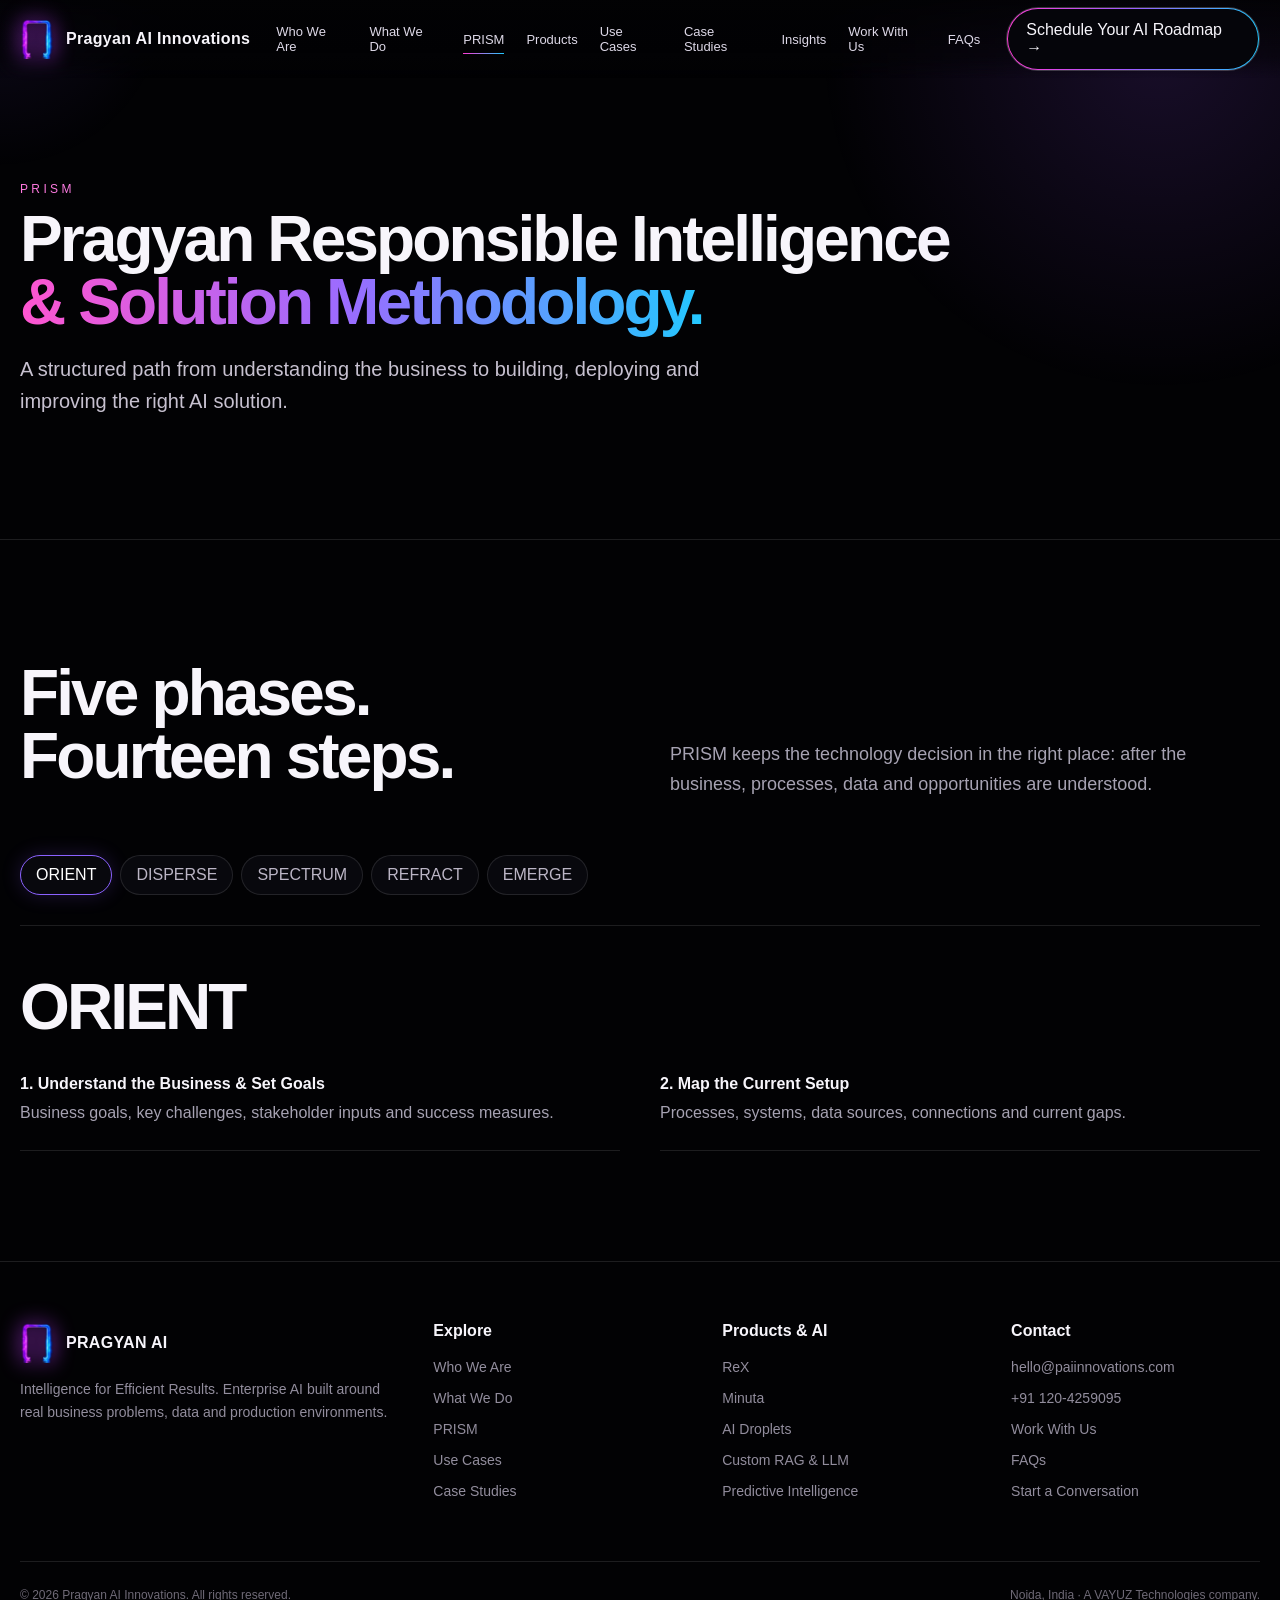
<file: prism/index.html>
<!doctype html><html lang="en"><head><meta charset="utf-8"><meta name="viewport" content="width=device-width,initial-scale=1"><meta name="theme-color" content="#020204"><title>PRISM | Pragyan AI</title><meta name="description" content="Pragyan AI Innovations — Intelligence for Efficient Results."><link rel="icon" href="/assets/pragyan-gate.png"><link rel="stylesheet" href="/assets/styles.css"></head><body><div class="progress"></div><div class="cursor-glow"></div><header class="site-header"><div class="container nav-wrap"><a class="brand" href="/"><img src="/assets/pragyan-gate.png" alt="Pragyan gate logo"><span>Pragyan AI Innovations</span></a><button class="menu-toggle" data-menu-toggle aria-label="Open menu">☰</button><nav class="nav" data-nav><a class="" href="/who-we-are">Who We Are</a><a class="" href="/what-we-do">What We Do</a><a class="active" href="/prism">PRISM</a><a class="" href="/products">Products</a><a class="" href="/use-cases">Use Cases</a><a class="" href="/case-studies">Case Studies</a><a class="" href="/insights">Insights</a><a class="" href="/work-with-us">Work With Us</a><a class="" href="/faqs">FAQs</a></nav><a class="nav-cta" href="/contact">Schedule Your AI Roadmap →</a></div></header><main><section class="page-hero"><div class="container reveal in"><div class="kicker">PRISM</div><h1>Pragyan Responsible Intelligence<br><span class="gradient-text">& Solution Methodology.</span></h1><p>A structured path from understanding the business to building, deploying and improving the right AI solution.</p></div></section><section class="section"><div class="container"><div class="section-head reveal"><div><h2>Five phases.<br>Fourteen steps.</h2></div><p>PRISM keeps the technology decision in the right place: after the business, processes, data and opportunities are understood.</p></div><div class="phase-nav reveal"><button class="active" data-phase="orient">ORIENT</button><button data-phase="disperse">DISPERSE</button><button data-phase="spectrum">SPECTRUM</button><button data-phase="refract">REFRACT</button><button data-phase="emerge">EMERGE</button></div><div class="phase-display reveal"><div data-phase-panel="orient"><h2>ORIENT</h2><div class="steps"><div class="step"><b>1. Understand the Business & Set Goals</b><p>Business goals, key challenges, stakeholder inputs and success measures.</p></div><div class="step"><b>2. Map the Current Setup</b><p>Processes, systems, data sources, connections and current gaps.</p></div></div></div><div data-phase-panel="disperse" hidden><h2>DISPERSE</h2><div class="steps"><div class="step"><b>3. Find Where AI Can Help</b><p>Process improvement areas, priority use cases and AI opportunities.</p></div><div class="step"><b>4. Check the Data & Knowledge</b><p>Data sources, quality, knowledge sources and gaps.</p></div><div class="step"><b>5. Check Enterprise Readiness</b><p>Technology, security, people, skills and governance readiness.</p></div></div></div><div data-phase-panel="spectrum" hidden><h2>SPECTRUM</h2><div class="steps"><div class="step"><b>6. Identify the Best Opportunities</b><p>Compare use cases by business impact and priority.</p></div><div class="step"><b>7. Business Value Engineering</b><p>Validate the business case, value, investment and operational impact.</p></div></div></div><div data-phase-panel="refract" hidden><h2>REFRACT</h2><div class="steps"><div class="step"><b>8. Define What the Solution Needs</b><p>Translate the business problem into functional and AI requirements.</p></div><div class="step"><b>9. Design the Solution</b><p>RAG, fine-tuning, knowledge graphs, agents, copilots, MCP and integrations.</p></div><div class="step"><b>10. Choose the Right Technology</b><p>Benchmark models, platforms, hosting, cost and scalability.</p></div></div></div><div data-phase-panel="emerge" hidden><h2>EMERGE</h2><div class="steps"><div class="step"><b>11. Proof of Concept</b><p>Build, test with users and measure expected value.</p></div><div class="step"><b>12. Build the Solution</b><p>Engineer, integrate, test and prepare for production.</p></div><div class="step"><b>13. Launch & Manage</b><p>Deploy with monitoring, governance, training and support.</p></div><div class="step"><b>14. Measure & Improve</b><p>Review business outcomes, AI performance and next opportunities.</p></div></div></div></div></div></section></main><footer><div class="container"><div class="footer-grid"><div class="footer-brand"><a class="brand" href="/"><img src="/assets/pragyan-gate.png" alt=""><span>PRAGYAN AI</span></a><p>Intelligence for Efficient Results. Enterprise AI built around real business problems, data and production environments.</p></div><div class="footer-col"><h4>Explore</h4><a href="/who-we-are">Who We Are</a><a href="/what-we-do">What We Do</a><a href="/prism">PRISM</a><a href="/use-cases">Use Cases</a><a href="/case-studies">Case Studies</a></div><div class="footer-col"><h4>Products & AI</h4><a href="/products">ReX</a><a href="/products">Minuta</a><a href="/products">AI Droplets</a><a href="/what-we-do">Custom RAG & LLM</a><a href="/what-we-do">Predictive Intelligence</a></div><div class="footer-col"><h4>Contact</h4><a href="mailto:hello@paiinnovations.com">hello@paiinnovations.com</a><a href="tel:+911204259095">+91 120-4259095</a><a href="/work-with-us">Work With Us</a><a href="/faqs">FAQs</a><a href="/contact">Start a Conversation</a></div></div><div class="footer-bottom"><span>© <span class="year">2026</span> Pragyan AI Innovations. All rights reserved.</span><span>Noida, India · A VAYUZ Technologies company.</span></div></div></footer><script src="/assets/site.js"></script></body></html>
</file>
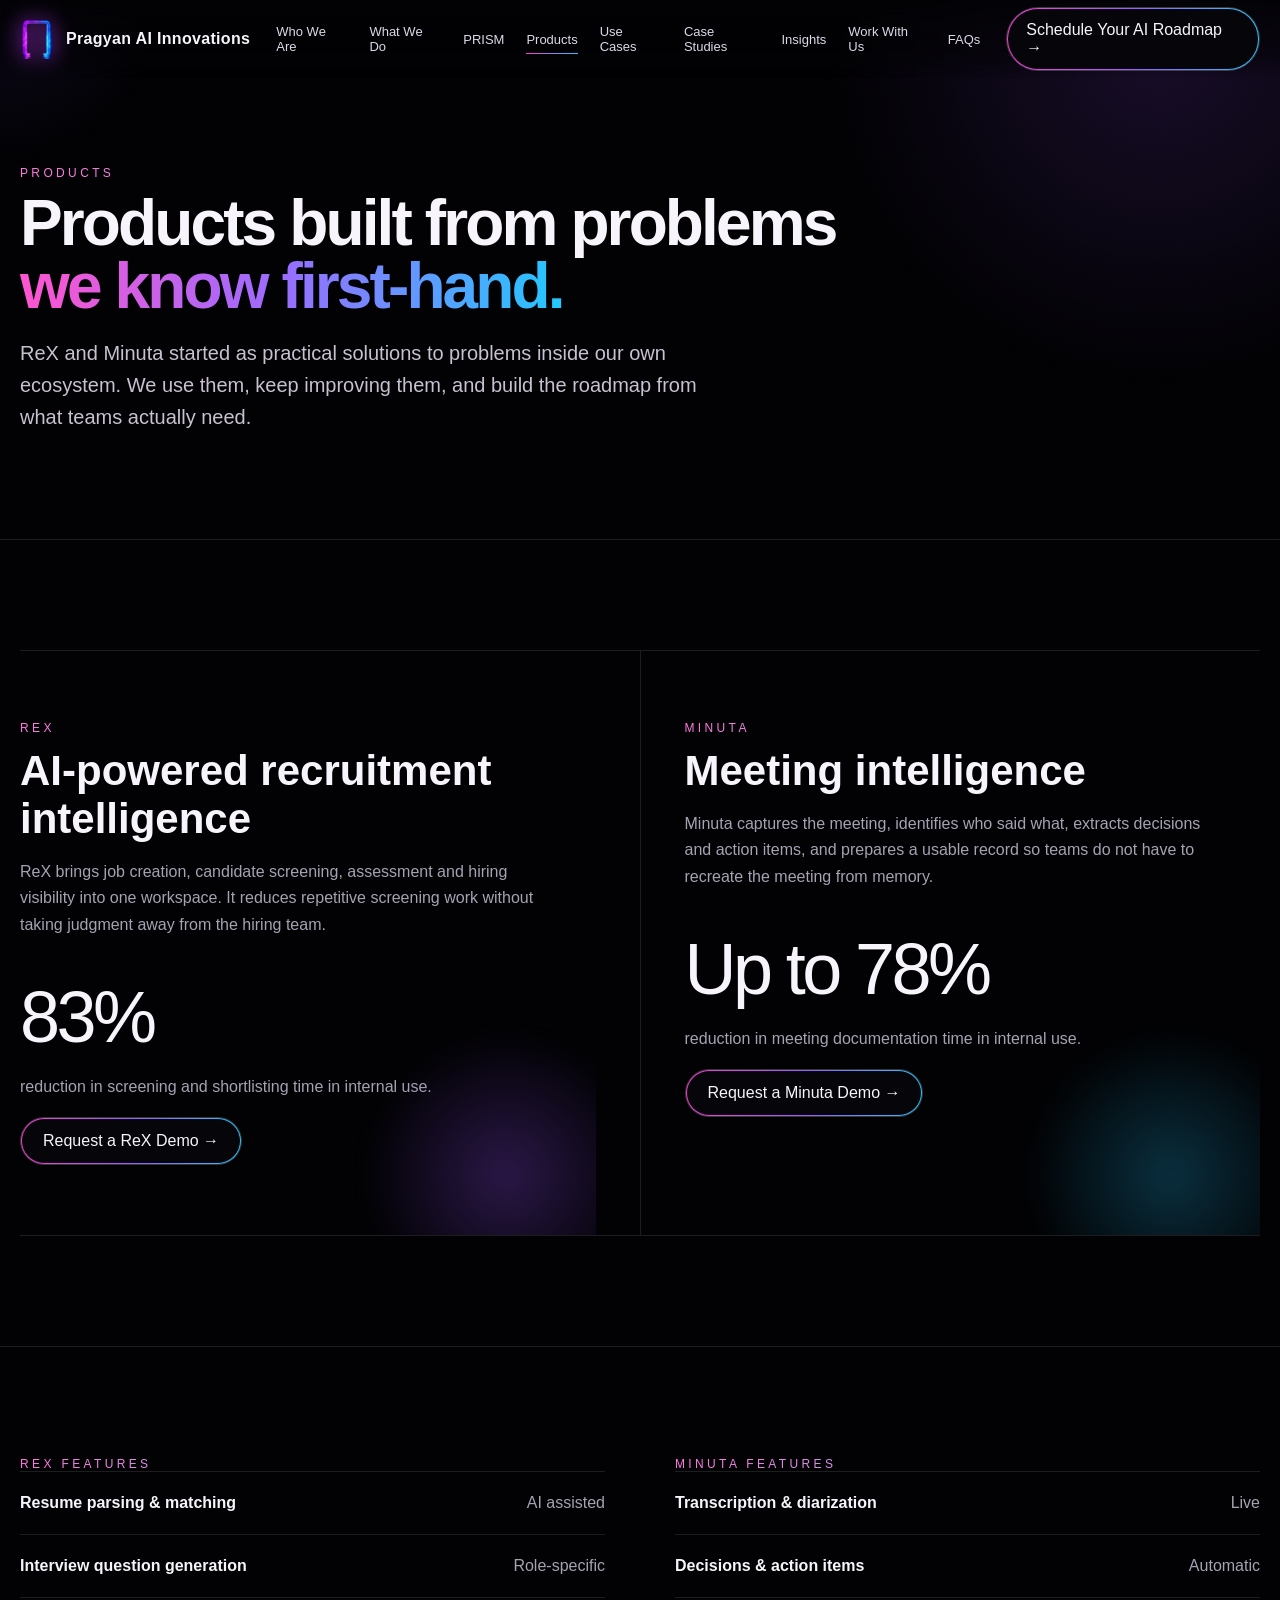
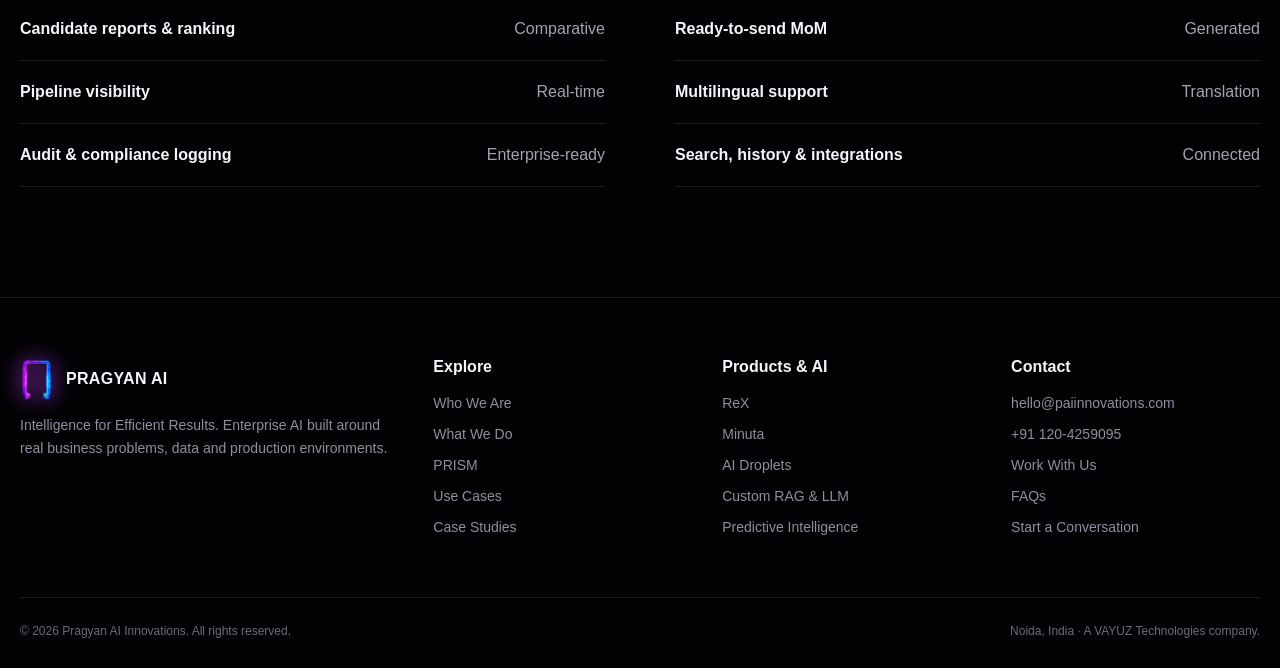
<file: products/index.html>
<!doctype html><html lang="en"><head><meta charset="utf-8"><meta name="viewport" content="width=device-width,initial-scale=1"><meta name="theme-color" content="#020204"><title>Products | Pragyan AI</title><meta name="description" content="Pragyan AI Innovations — Intelligence for Efficient Results."><link rel="icon" href="/assets/pragyan-gate.png"><link rel="stylesheet" href="/assets/styles.css"></head><body><div class="progress"></div><div class="cursor-glow"></div><header class="site-header"><div class="container nav-wrap"><a class="brand" href="/"><img src="/assets/pragyan-gate.png" alt="Pragyan gate logo"><span>Pragyan AI Innovations</span></a><button class="menu-toggle" data-menu-toggle aria-label="Open menu">☰</button><nav class="nav" data-nav><a class="" href="/who-we-are">Who We Are</a><a class="" href="/what-we-do">What We Do</a><a class="" href="/prism">PRISM</a><a class="active" href="/products">Products</a><a class="" href="/use-cases">Use Cases</a><a class="" href="/case-studies">Case Studies</a><a class="" href="/insights">Insights</a><a class="" href="/work-with-us">Work With Us</a><a class="" href="/faqs">FAQs</a></nav><a class="nav-cta" href="/contact">Schedule Your AI Roadmap →</a></div></header><main><section class="page-hero"><div class="container reveal in"><div class="kicker">Products</div><h1>Products built from problems<br><span class="gradient-text">we know first-hand.</span></h1><p>ReX and Minuta started as practical solutions to problems inside our own ecosystem. We use them, keep improving them, and build the roadmap from what teams actually need.</p></div></section><section class="section"><div class="container"><div class="product-stage reveal"><article class="product-panel"><div class="kicker">ReX</div><h3>AI-powered recruitment intelligence</h3><p>ReX brings job creation, candidate screening, assessment and hiring visibility into one workspace. It reduces repetitive screening work without taking judgment away from the hiring team.</p><div class="metric">83%</div><p>reduction in screening and shortlisting time in internal use.</p><a class="btn primary" href="/contact">Request a ReX Demo →</a></article><div class="product-divider"></div><article class="product-panel blue"><div class="kicker">Minuta</div><h3>Meeting intelligence</h3><p>Minuta captures the meeting, identifies who said what, extracts decisions and action items, and prepares a usable record so teams do not have to recreate the meeting from memory.</p><div class="metric">Up to 78%</div><p>reduction in meeting documentation time in internal use.</p><a class="btn primary" href="/contact">Request a Minuta Demo →</a></article></div></div></section><section class="section darkline"><div class="container split"><div class="reveal"><div class="kicker">ReX Features</div><div class="list-line"><b>Resume parsing & matching</b><span>AI assisted</span></div><div class="list-line"><b>Interview question generation</b><span>Role-specific</span></div><div class="list-line"><b>Candidate reports & ranking</b><span>Comparative</span></div><div class="list-line"><b>Pipeline visibility</b><span>Real-time</span></div><div class="list-line"><b>Audit & compliance logging</b><span>Enterprise-ready</span></div></div><div class="reveal"><div class="kicker">Minuta Features</div><div class="list-line"><b>Transcription & diarization</b><span>Live</span></div><div class="list-line"><b>Decisions & action items</b><span>Automatic</span></div><div class="list-line"><b>Ready-to-send MoM</b><span>Generated</span></div><div class="list-line"><b>Multilingual support</b><span>Translation</span></div><div class="list-line"><b>Search, history & integrations</b><span>Connected</span></div></div></div></section></main><footer><div class="container"><div class="footer-grid"><div class="footer-brand"><a class="brand" href="/"><img src="/assets/pragyan-gate.png" alt=""><span>PRAGYAN AI</span></a><p>Intelligence for Efficient Results. Enterprise AI built around real business problems, data and production environments.</p></div><div class="footer-col"><h4>Explore</h4><a href="/who-we-are">Who We Are</a><a href="/what-we-do">What We Do</a><a href="/prism">PRISM</a><a href="/use-cases">Use Cases</a><a href="/case-studies">Case Studies</a></div><div class="footer-col"><h4>Products & AI</h4><a href="/products">ReX</a><a href="/products">Minuta</a><a href="/products">AI Droplets</a><a href="/what-we-do">Custom RAG & LLM</a><a href="/what-we-do">Predictive Intelligence</a></div><div class="footer-col"><h4>Contact</h4><a href="mailto:hello@paiinnovations.com">hello@paiinnovations.com</a><a href="tel:+911204259095">+91 120-4259095</a><a href="/work-with-us">Work With Us</a><a href="/faqs">FAQs</a><a href="/contact">Start a Conversation</a></div></div><div class="footer-bottom"><span>© <span class="year">2026</span> Pragyan AI Innovations. All rights reserved.</span><span>Noida, India · A VAYUZ Technologies company.</span></div></div></footer><script src="/assets/site.js"></script></body></html>
</file>
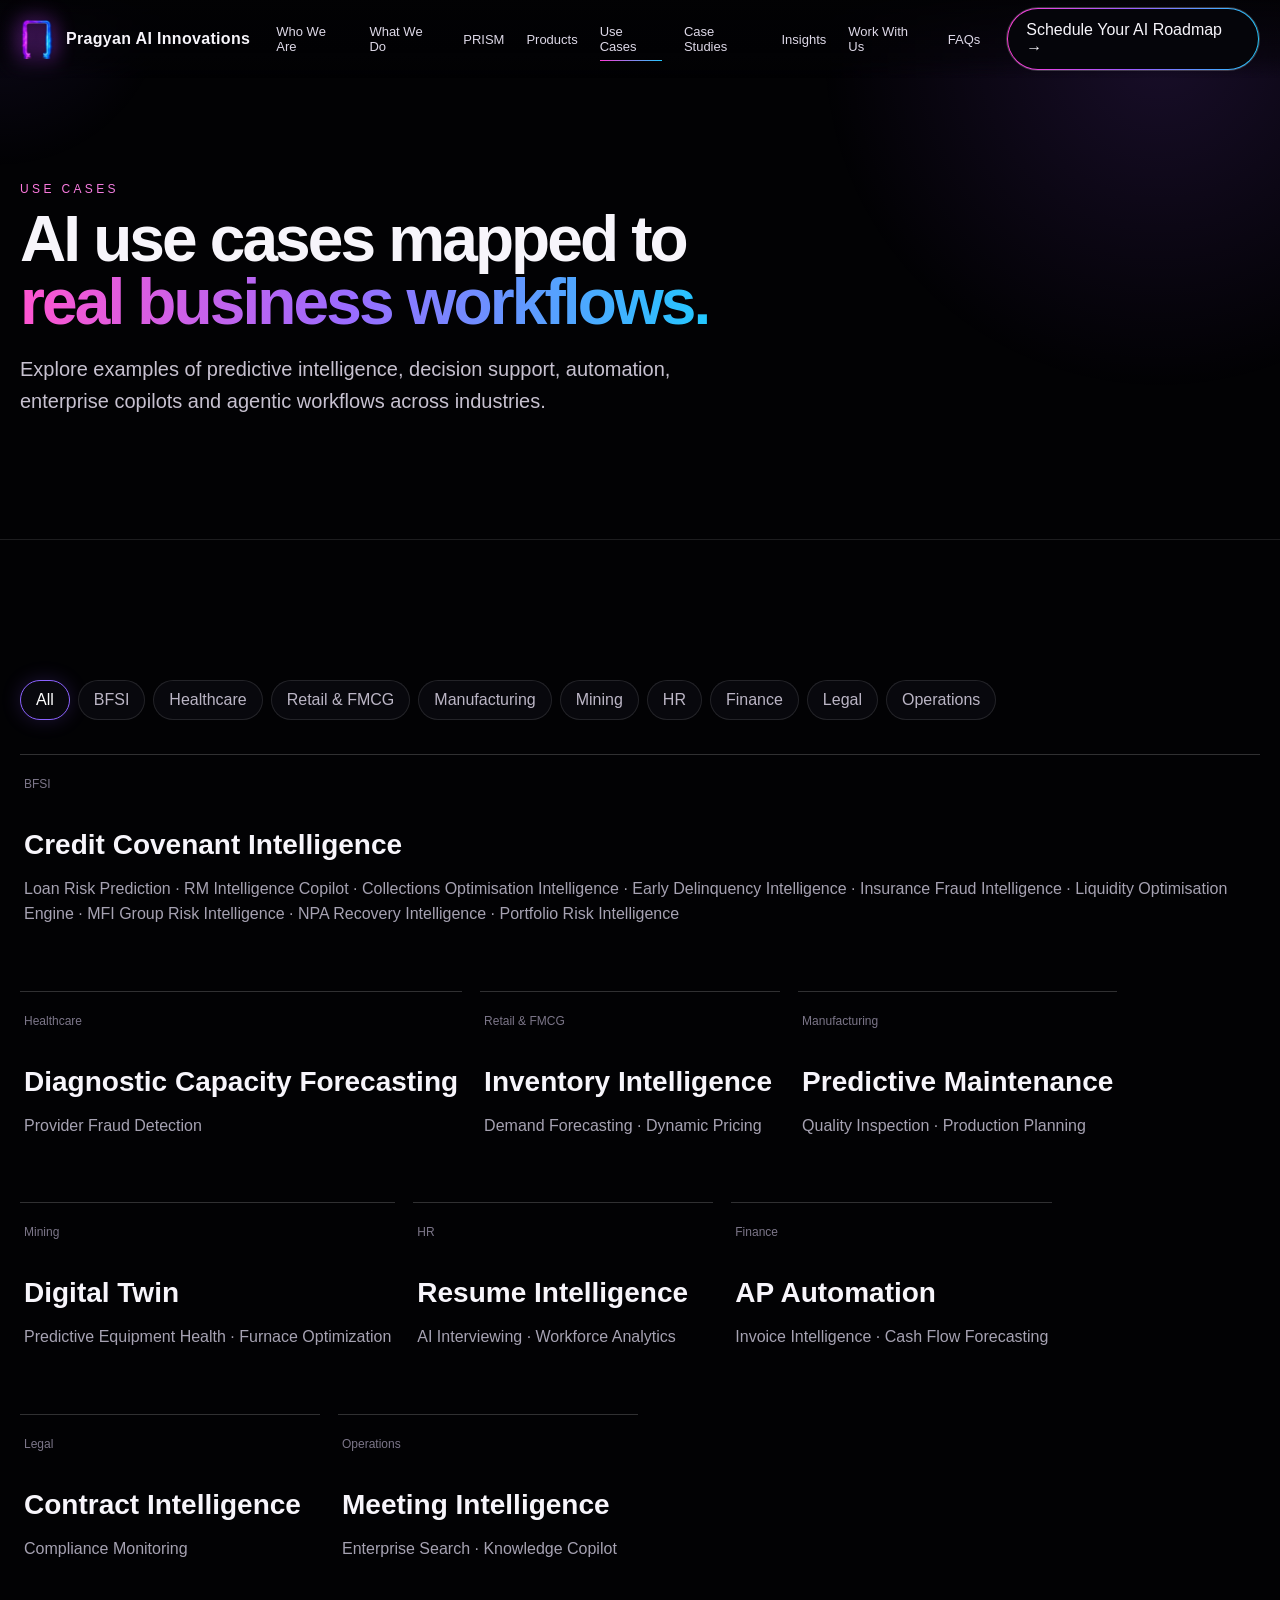
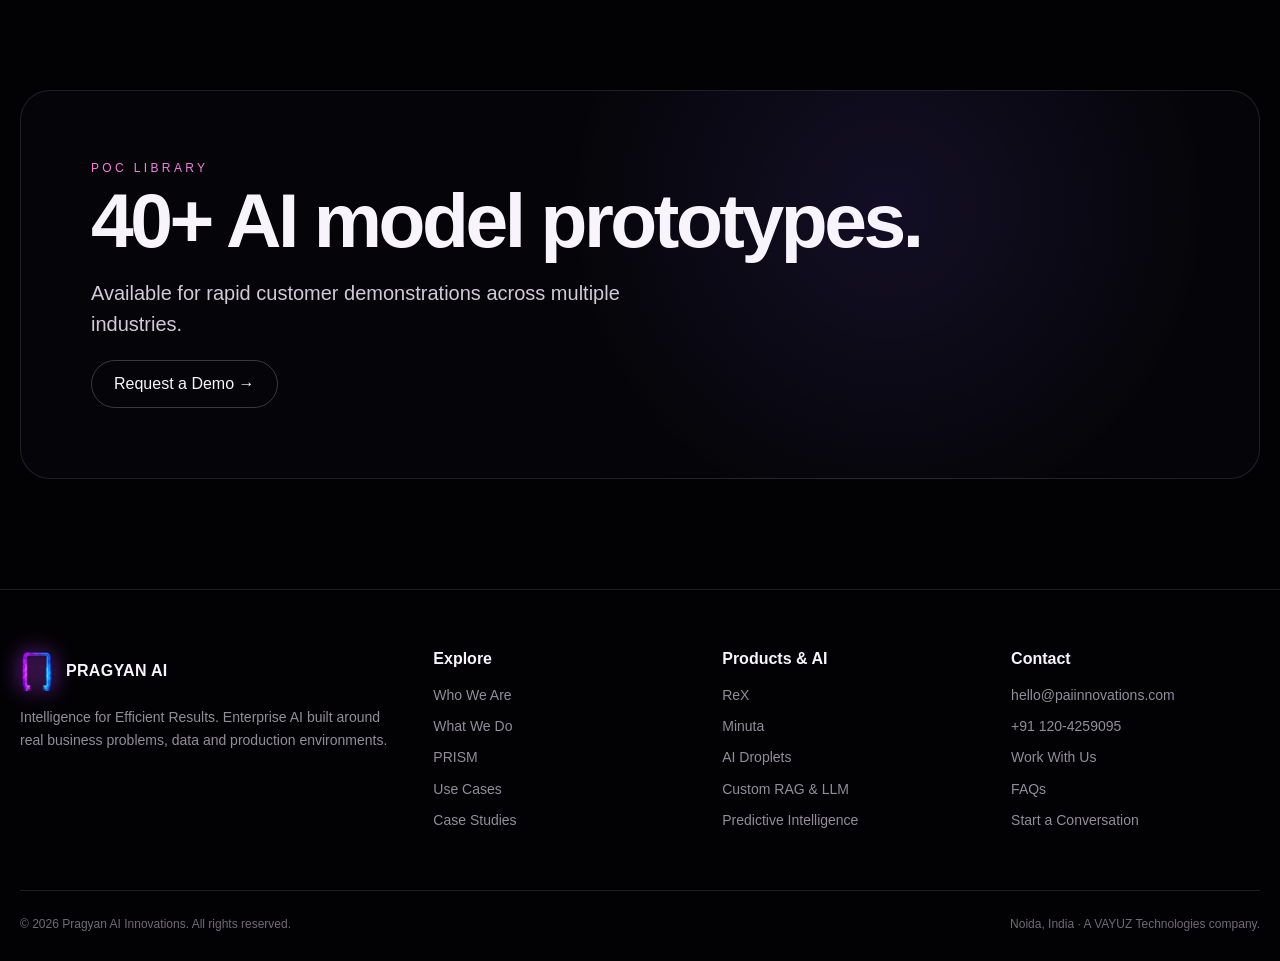
<file: use-cases/index.html>
<!doctype html><html lang="en"><head><meta charset="utf-8"><meta name="viewport" content="width=device-width,initial-scale=1"><meta name="theme-color" content="#020204"><title>Use Cases | Pragyan AI</title><meta name="description" content="Pragyan AI Innovations — Intelligence for Efficient Results."><link rel="icon" href="/assets/pragyan-gate.png"><link rel="stylesheet" href="/assets/styles.css"></head><body><div class="progress"></div><div class="cursor-glow"></div><header class="site-header"><div class="container nav-wrap"><a class="brand" href="/"><img src="/assets/pragyan-gate.png" alt="Pragyan gate logo"><span>Pragyan AI Innovations</span></a><button class="menu-toggle" data-menu-toggle aria-label="Open menu">☰</button><nav class="nav" data-nav><a class="" href="/who-we-are">Who We Are</a><a class="" href="/what-we-do">What We Do</a><a class="" href="/prism">PRISM</a><a class="" href="/products">Products</a><a class="active" href="/use-cases">Use Cases</a><a class="" href="/case-studies">Case Studies</a><a class="" href="/insights">Insights</a><a class="" href="/work-with-us">Work With Us</a><a class="" href="/faqs">FAQs</a></nav><a class="nav-cta" href="/contact">Schedule Your AI Roadmap →</a></div></header><main><section class="page-hero"><div class="container reveal in"><div class="kicker">Use Cases</div><h1>AI use cases mapped to<br><span class="gradient-text">real business workflows.</span></h1><p>Explore examples of predictive intelligence, decision support, automation, enterprise copilots and agentic workflows across industries.</p></div></section><section class="section"><div class="container"><div class="phase-nav reveal"><button class="filter-btn active" data-filter="all">All</button><button class="filter-btn" data-filter="bfsi">BFSI</button><button class="filter-btn" data-filter="healthcare">Healthcare</button><button class="filter-btn" data-filter="retail-fmcg">Retail & FMCG</button><button class="filter-btn" data-filter="manufacturing">Manufacturing</button><button class="filter-btn" data-filter="mining">Mining</button><button class="filter-btn" data-filter="hr">HR</button><button class="filter-btn" data-filter="finance">Finance</button><button class="filter-btn" data-filter="legal">Legal</button><button class="filter-btn" data-filter="operations">Operations</button></div><div class="usecase-rail reveal" style="flex-wrap:wrap;overflow:visible"><div class="usecase-item" data-industry="bfsi"><div class="index">BFSI</div><h3>Credit Covenant Intelligence</h3><p>Loan Risk Prediction · RM Intelligence Copilot · Collections Optimisation Intelligence · Early Delinquency Intelligence · Insurance Fraud Intelligence · Liquidity Optimisation Engine · MFI Group Risk Intelligence · NPA Recovery Intelligence · Portfolio Risk Intelligence</p></div><div class="usecase-item" data-industry="healthcare"><div class="index">Healthcare</div><h3>Diagnostic Capacity Forecasting</h3><p>Provider Fraud Detection</p></div><div class="usecase-item" data-industry="retail-fmcg"><div class="index">Retail & FMCG</div><h3>Inventory Intelligence</h3><p>Demand Forecasting · Dynamic Pricing</p></div><div class="usecase-item" data-industry="manufacturing"><div class="index">Manufacturing</div><h3>Predictive Maintenance</h3><p>Quality Inspection · Production Planning</p></div><div class="usecase-item" data-industry="mining"><div class="index">Mining</div><h3>Digital Twin</h3><p>Predictive Equipment Health · Furnace Optimization</p></div><div class="usecase-item" data-industry="hr"><div class="index">HR</div><h3>Resume Intelligence</h3><p>AI Interviewing · Workforce Analytics</p></div><div class="usecase-item" data-industry="finance"><div class="index">Finance</div><h3>AP Automation</h3><p>Invoice Intelligence · Cash Flow Forecasting</p></div><div class="usecase-item" data-industry="legal"><div class="index">Legal</div><h3>Contract Intelligence</h3><p>Compliance Monitoring</p></div><div class="usecase-item" data-industry="operations"><div class="index">Operations</div><h3>Meeting Intelligence</h3><p>Enterprise Search · Knowledge Copilot</p></div></div><div class="cta-panel reveal" style="margin-top:60px"><div class="kicker">POC Library</div><h2>40+ AI model prototypes.</h2><p class="lead">Available for rapid customer demonstrations across multiple industries.</p><a class="btn primary" href="/contact">Request a Demo →</a></div></div></section></main><footer><div class="container"><div class="footer-grid"><div class="footer-brand"><a class="brand" href="/"><img src="/assets/pragyan-gate.png" alt=""><span>PRAGYAN AI</span></a><p>Intelligence for Efficient Results. Enterprise AI built around real business problems, data and production environments.</p></div><div class="footer-col"><h4>Explore</h4><a href="/who-we-are">Who We Are</a><a href="/what-we-do">What We Do</a><a href="/prism">PRISM</a><a href="/use-cases">Use Cases</a><a href="/case-studies">Case Studies</a></div><div class="footer-col"><h4>Products & AI</h4><a href="/products">ReX</a><a href="/products">Minuta</a><a href="/products">AI Droplets</a><a href="/what-we-do">Custom RAG & LLM</a><a href="/what-we-do">Predictive Intelligence</a></div><div class="footer-col"><h4>Contact</h4><a href="mailto:hello@paiinnovations.com">hello@paiinnovations.com</a><a href="tel:+911204259095">+91 120-4259095</a><a href="/work-with-us">Work With Us</a><a href="/faqs">FAQs</a><a href="/contact">Start a Conversation</a></div></div><div class="footer-bottom"><span>© <span class="year">2026</span> Pragyan AI Innovations. All rights reserved.</span><span>Noida, India · A VAYUZ Technologies company.</span></div></div></footer><script src="/assets/site.js"></script></body></html>
</file>
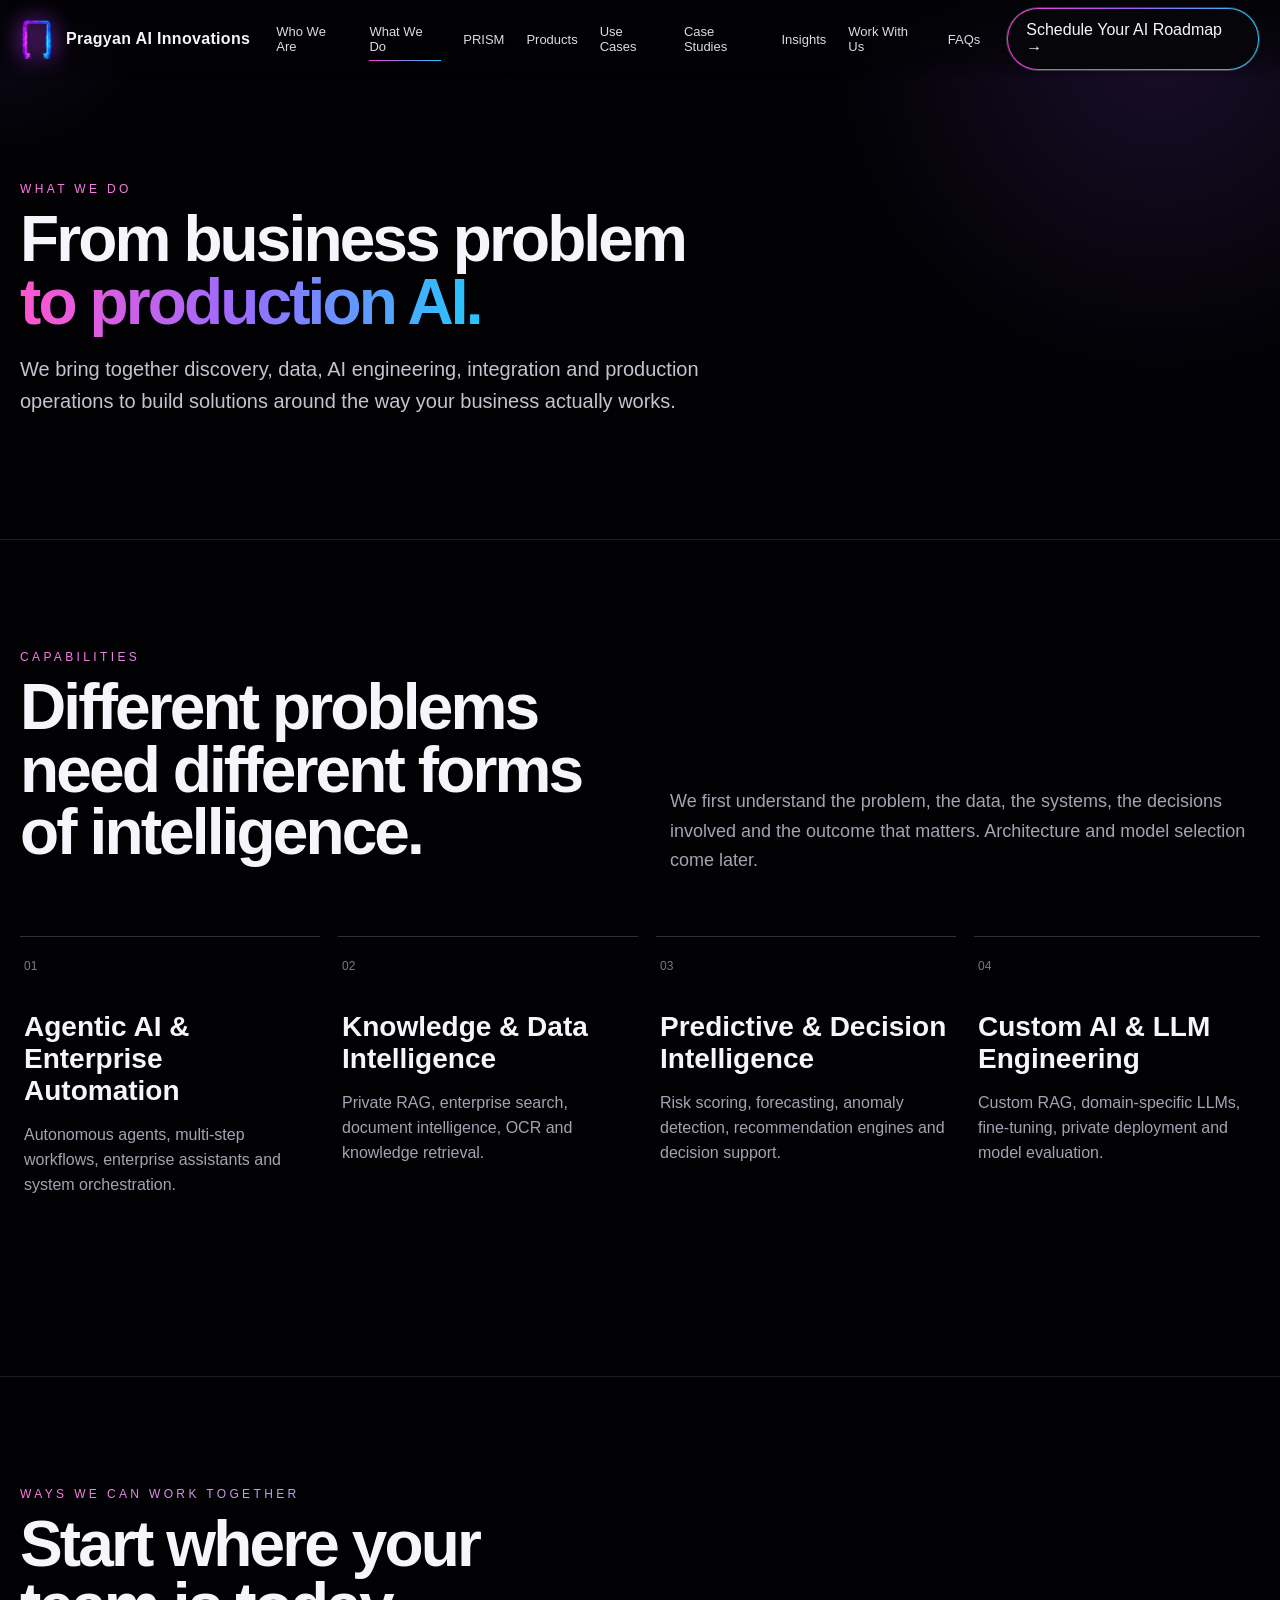
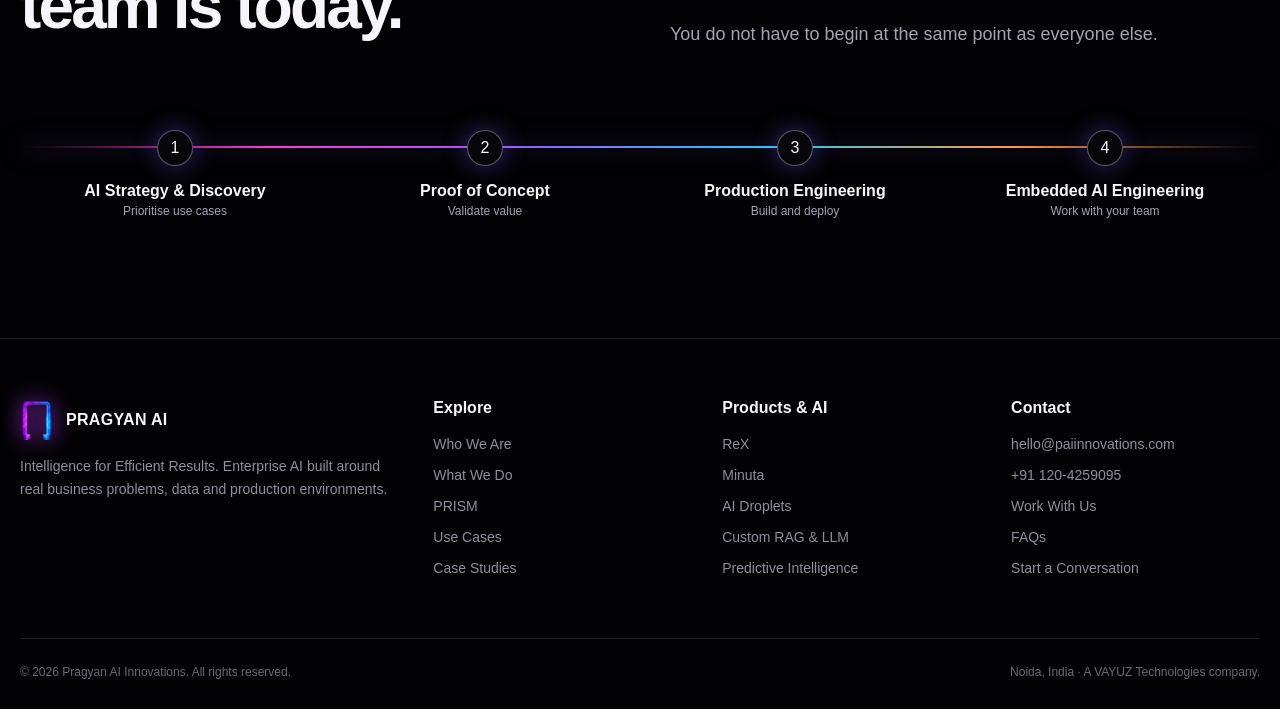
<file: what-we-do/index.html>
<!doctype html><html lang="en"><head><meta charset="utf-8"><meta name="viewport" content="width=device-width,initial-scale=1"><meta name="theme-color" content="#020204"><title>What We Do | Pragyan AI</title><meta name="description" content="Pragyan AI Innovations — Intelligence for Efficient Results."><link rel="icon" href="/assets/pragyan-gate.png"><link rel="stylesheet" href="/assets/styles.css"></head><body><div class="progress"></div><div class="cursor-glow"></div><header class="site-header"><div class="container nav-wrap"><a class="brand" href="/"><img src="/assets/pragyan-gate.png" alt="Pragyan gate logo"><span>Pragyan AI Innovations</span></a><button class="menu-toggle" data-menu-toggle aria-label="Open menu">☰</button><nav class="nav" data-nav><a class="" href="/who-we-are">Who We Are</a><a class="active" href="/what-we-do">What We Do</a><a class="" href="/prism">PRISM</a><a class="" href="/products">Products</a><a class="" href="/use-cases">Use Cases</a><a class="" href="/case-studies">Case Studies</a><a class="" href="/insights">Insights</a><a class="" href="/work-with-us">Work With Us</a><a class="" href="/faqs">FAQs</a></nav><a class="nav-cta" href="/contact">Schedule Your AI Roadmap →</a></div></header><main><section class="page-hero"><div class="container reveal in"><div class="kicker">What We Do</div><h1>From business problem<br><span class="gradient-text">to production AI.</span></h1><p>We bring together discovery, data, AI engineering, integration and production operations to build solutions around the way your business actually works.</p></div></section><section class="section"><div class="container"><div class="section-head reveal"><div><div class="kicker">Capabilities</div><h2>Different problems need different forms of intelligence.</h2></div><p>We first understand the problem, the data, the systems, the decisions involved and the outcome that matters. Architecture and model selection come later.</p></div><div class="usecase-rail reveal"><div class="usecase-item"><div class="index">01</div><h3>Agentic AI & Enterprise Automation</h3><p>Autonomous agents, multi-step workflows, enterprise assistants and system orchestration.</p></div><div class="usecase-item"><div class="index">02</div><h3>Knowledge & Data Intelligence</h3><p>Private RAG, enterprise search, document intelligence, OCR and knowledge retrieval.</p></div><div class="usecase-item"><div class="index">03</div><h3>Predictive & Decision Intelligence</h3><p>Risk scoring, forecasting, anomaly detection, recommendation engines and decision support.</p></div><div class="usecase-item"><div class="index">04</div><h3>Custom AI & LLM Engineering</h3><p>Custom RAG, domain-specific LLMs, fine-tuning, private deployment and model evaluation.</p></div><div class="usecase-item"><div class="index">05</div><h3>Multimodal AI</h3><p>Computer vision, speech-to-text, voice AI, speaker identification and multilingual processing.</p></div><div class="usecase-item"><div class="index">06</div><h3>Enterprise AI Integration</h3><p>ERP, CRM, HRMS and legacy integration, embedded copilots and custom MCP servers.</p></div><div class="usecase-item"><div class="index">07</div><h3>AI Infrastructure, Security & Governance</h3><p>Private cloud/on-premise options, role-based access, audit trails, governance and security architecture.</p></div><div class="usecase-item"><div class="index">08</div><h3>LLMOps / AI Ops</h3><p>Monitoring, evaluation pipelines, scaling, performance management and continuous improvement.</p></div></div></div></section><section class="section darkline"><div class="container"><div class="section-head reveal"><div><div class="kicker">Ways We Can Work Together</div><h2>Start where your team is today.</h2></div><p>You do not have to begin at the same point as everyone else.</p></div><div class="approach-stream reveal"><div class="stream-line"></div><div class="stream-nodes" style="grid-template-columns:repeat(4,1fr)"><div class="stream-node"><div class="orb">1</div><b>AI Strategy & Discovery</b><span>Prioritise use cases</span></div><div class="stream-node"><div class="orb">2</div><b>Proof of Concept</b><span>Validate value</span></div><div class="stream-node"><div class="orb">3</div><b>Production Engineering</b><span>Build and deploy</span></div><div class="stream-node"><div class="orb">4</div><b>Embedded AI Engineering</b><span>Work with your team</span></div></div></div></div></section></main><footer><div class="container"><div class="footer-grid"><div class="footer-brand"><a class="brand" href="/"><img src="/assets/pragyan-gate.png" alt=""><span>PRAGYAN AI</span></a><p>Intelligence for Efficient Results. Enterprise AI built around real business problems, data and production environments.</p></div><div class="footer-col"><h4>Explore</h4><a href="/who-we-are">Who We Are</a><a href="/what-we-do">What We Do</a><a href="/prism">PRISM</a><a href="/use-cases">Use Cases</a><a href="/case-studies">Case Studies</a></div><div class="footer-col"><h4>Products & AI</h4><a href="/products">ReX</a><a href="/products">Minuta</a><a href="/products">AI Droplets</a><a href="/what-we-do">Custom RAG & LLM</a><a href="/what-we-do">Predictive Intelligence</a></div><div class="footer-col"><h4>Contact</h4><a href="mailto:hello@paiinnovations.com">hello@paiinnovations.com</a><a href="tel:+911204259095">+91 120-4259095</a><a href="/work-with-us">Work With Us</a><a href="/faqs">FAQs</a><a href="/contact">Start a Conversation</a></div></div><div class="footer-bottom"><span>© <span class="year">2026</span> Pragyan AI Innovations. All rights reserved.</span><span>Noida, India · A VAYUZ Technologies company.</span></div></div></footer><script src="/assets/site.js"></script></body></html>
</file>
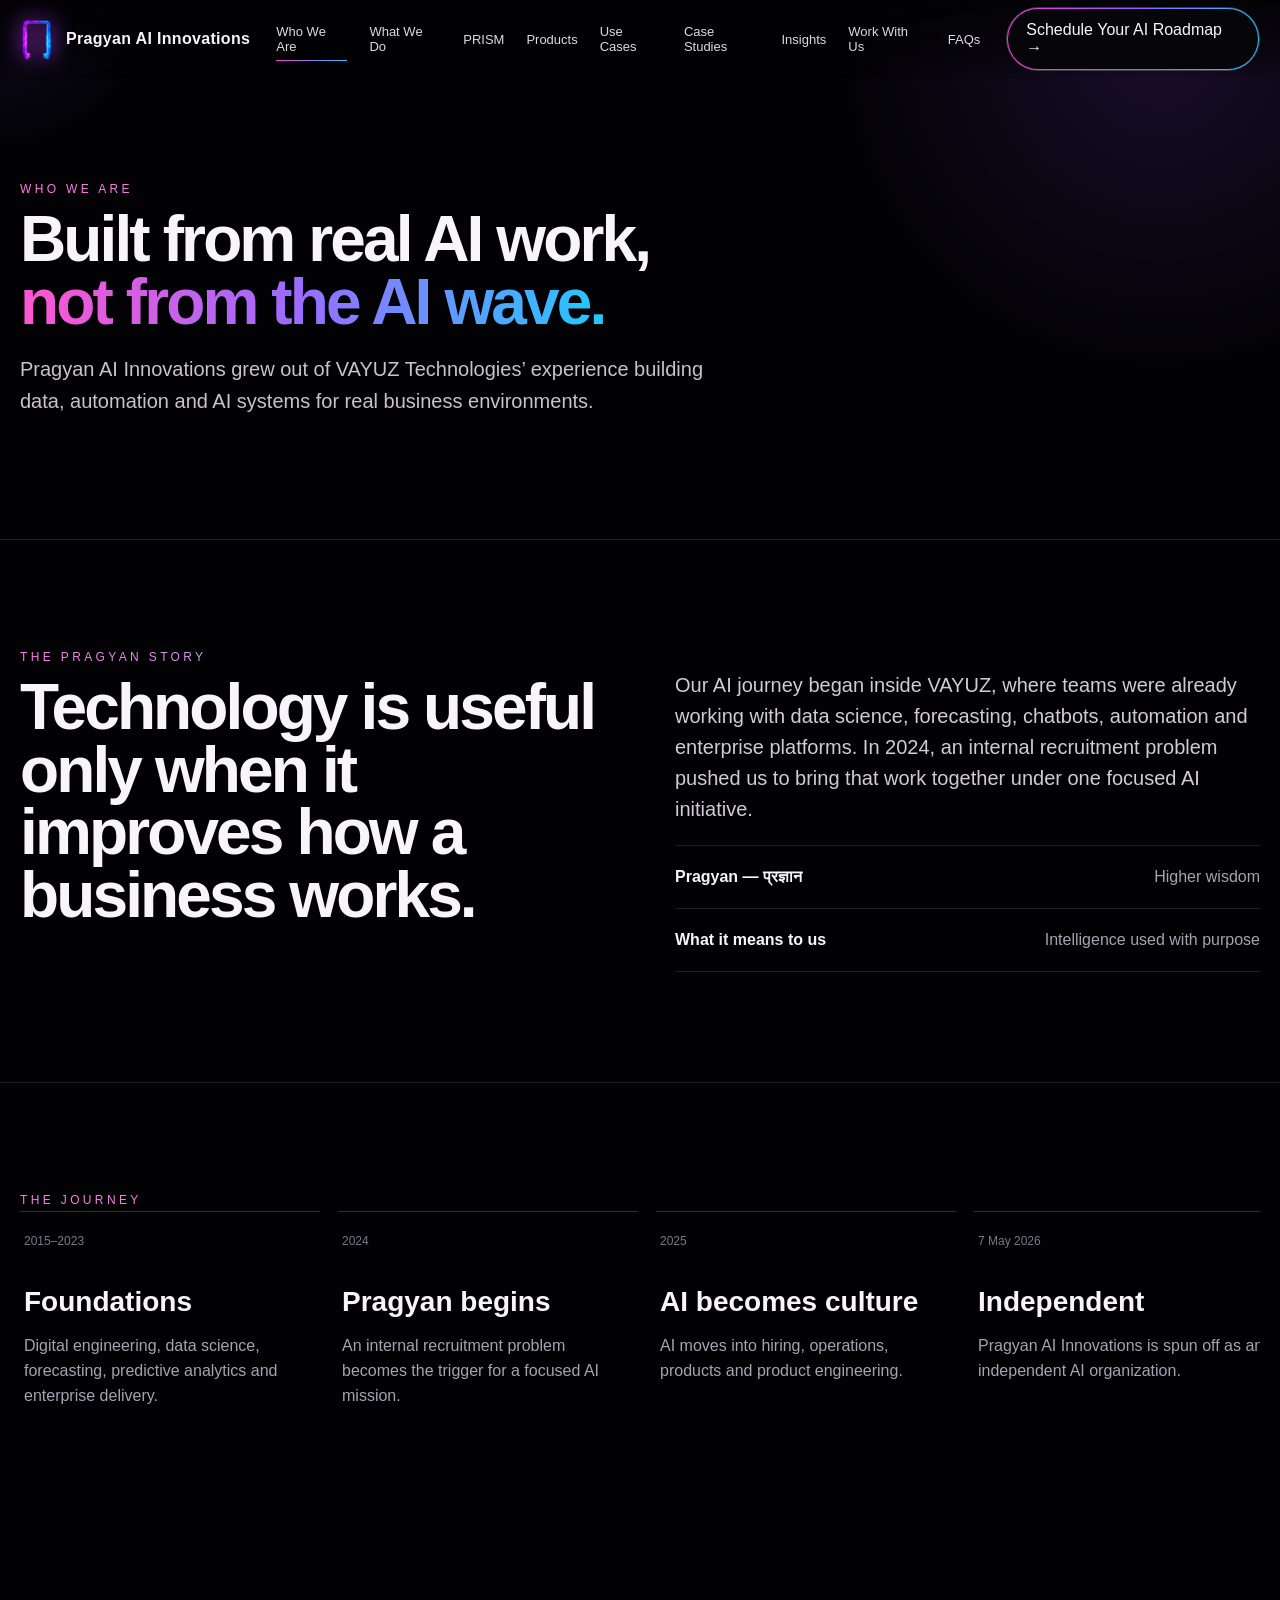
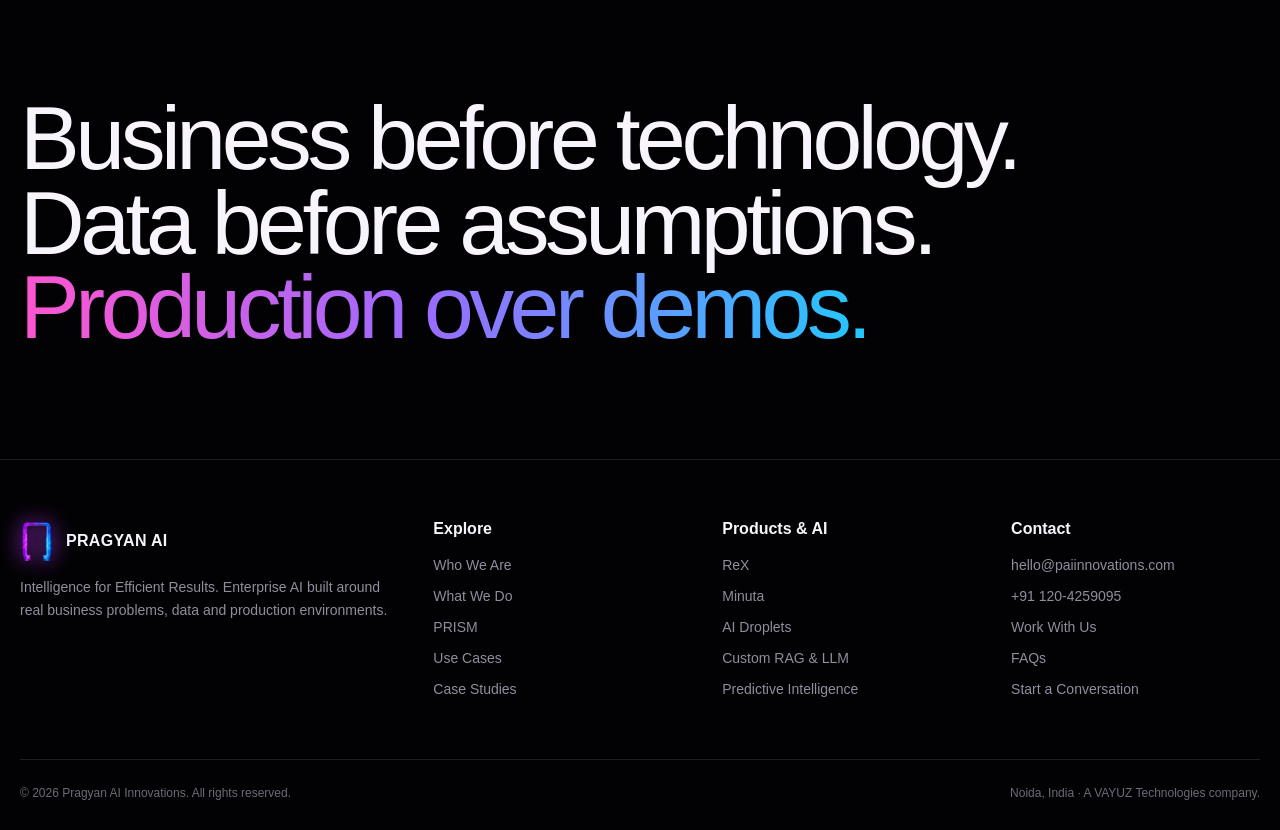
<file: who-we-are/index.html>
<!doctype html><html lang="en"><head><meta charset="utf-8"><meta name="viewport" content="width=device-width,initial-scale=1"><meta name="theme-color" content="#020204"><title>Who We Are | Pragyan AI</title><meta name="description" content="Pragyan AI Innovations — Intelligence for Efficient Results."><link rel="icon" href="/assets/pragyan-gate.png"><link rel="stylesheet" href="/assets/styles.css"></head><body><div class="progress"></div><div class="cursor-glow"></div><header class="site-header"><div class="container nav-wrap"><a class="brand" href="/"><img src="/assets/pragyan-gate.png" alt="Pragyan gate logo"><span>Pragyan AI Innovations</span></a><button class="menu-toggle" data-menu-toggle aria-label="Open menu">☰</button><nav class="nav" data-nav><a class="active" href="/who-we-are">Who We Are</a><a class="" href="/what-we-do">What We Do</a><a class="" href="/prism">PRISM</a><a class="" href="/products">Products</a><a class="" href="/use-cases">Use Cases</a><a class="" href="/case-studies">Case Studies</a><a class="" href="/insights">Insights</a><a class="" href="/work-with-us">Work With Us</a><a class="" href="/faqs">FAQs</a></nav><a class="nav-cta" href="/contact">Schedule Your AI Roadmap →</a></div></header><main><section class="page-hero"><div class="container reveal in"><div class="kicker">Who We Are</div><h1>Built from real AI work,<br><span class="gradient-text">not from the AI wave.</span></h1><p>Pragyan AI Innovations grew out of VAYUZ Technologies’ experience building data, automation and AI systems for real business environments.</p></div></section><section class="section"><div class="container split"><div class="reveal"><div class="kicker">The Pragyan Story</div><h2>Technology is useful only when it improves how a business works.</h2></div><div class="reveal"><p class="lead">Our AI journey began inside VAYUZ, where teams were already working with data science, forecasting, chatbots, automation and enterprise platforms. In 2024, an internal recruitment problem pushed us to bring that work together under one focused AI initiative.</p><div class="list-line"><b>Pragyan — प्रज्ञान</b><span>Higher wisdom</span></div><div class="list-line"><b>What it means to us</b><span>Intelligence used with purpose</span></div></div></div></section><section class="section darkline"><div class="container"><div class="kicker reveal">The Journey</div><div class="usecase-rail reveal"><div class="usecase-item"><div class="index">2015–2023</div><h3>Foundations</h3><p>Digital engineering, data science, forecasting, predictive analytics and enterprise delivery.</p></div><div class="usecase-item"><div class="index">2024</div><h3>Pragyan begins</h3><p>An internal recruitment problem becomes the trigger for a focused AI mission.</p></div><div class="usecase-item"><div class="index">2025</div><h3>AI becomes culture</h3><p>AI moves into hiring, operations, products and product engineering.</p></div><div class="usecase-item"><div class="index">7 May 2026</div><h3>Independent</h3><p>Pragyan AI Innovations is spun off as an independent AI organization.</p></div></div></div></section><section class="section"><div class="container"><div class="big-statement reveal">Business before technology.<br>Data before assumptions.<br><span class="gradient-text">Production over demos.</span></div></div></section></main><footer><div class="container"><div class="footer-grid"><div class="footer-brand"><a class="brand" href="/"><img src="/assets/pragyan-gate.png" alt=""><span>PRAGYAN AI</span></a><p>Intelligence for Efficient Results. Enterprise AI built around real business problems, data and production environments.</p></div><div class="footer-col"><h4>Explore</h4><a href="/who-we-are">Who We Are</a><a href="/what-we-do">What We Do</a><a href="/prism">PRISM</a><a href="/use-cases">Use Cases</a><a href="/case-studies">Case Studies</a></div><div class="footer-col"><h4>Products & AI</h4><a href="/products">ReX</a><a href="/products">Minuta</a><a href="/products">AI Droplets</a><a href="/what-we-do">Custom RAG & LLM</a><a href="/what-we-do">Predictive Intelligence</a></div><div class="footer-col"><h4>Contact</h4><a href="mailto:hello@paiinnovations.com">hello@paiinnovations.com</a><a href="tel:+911204259095">+91 120-4259095</a><a href="/work-with-us">Work With Us</a><a href="/faqs">FAQs</a><a href="/contact">Start a Conversation</a></div></div><div class="footer-bottom"><span>© <span class="year">2026</span> Pragyan AI Innovations. All rights reserved.</span><span>Noida, India · A VAYUZ Technologies company.</span></div></div></footer><script src="/assets/site.js"></script></body></html>
</file>
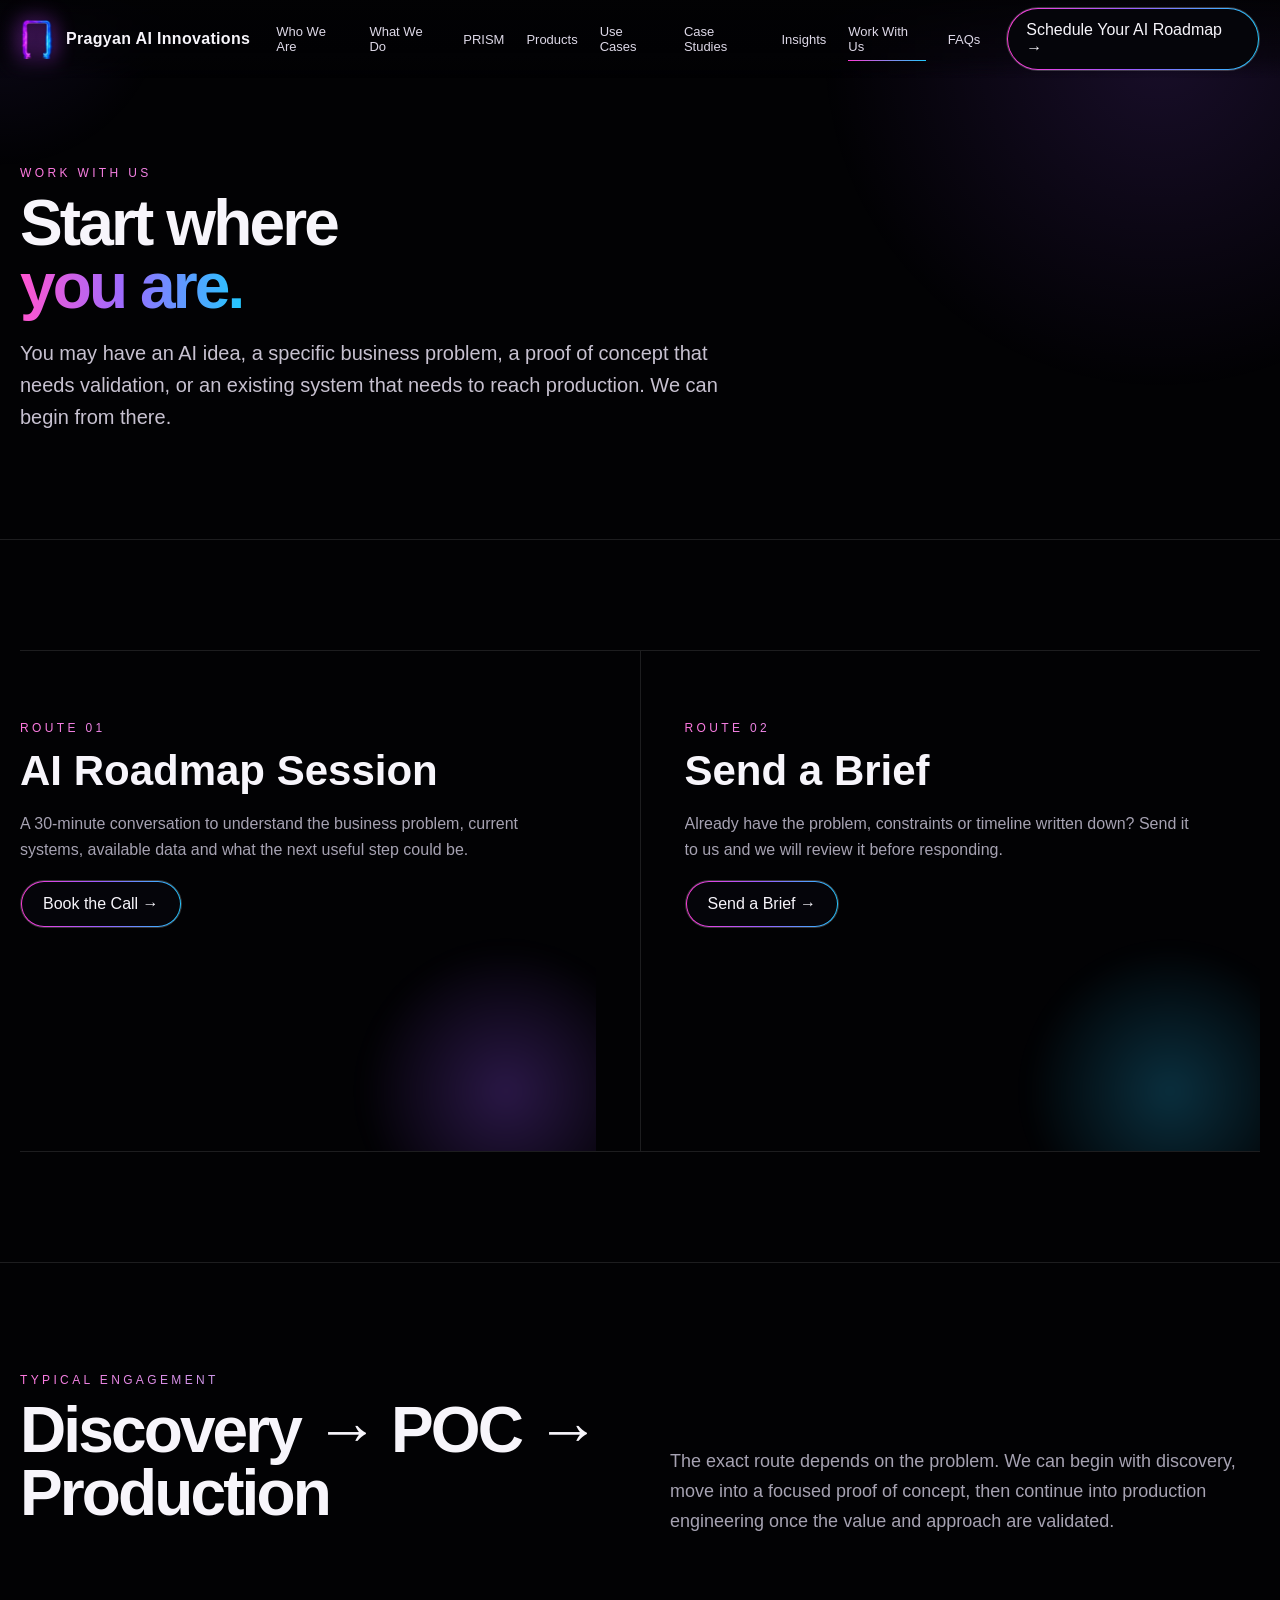
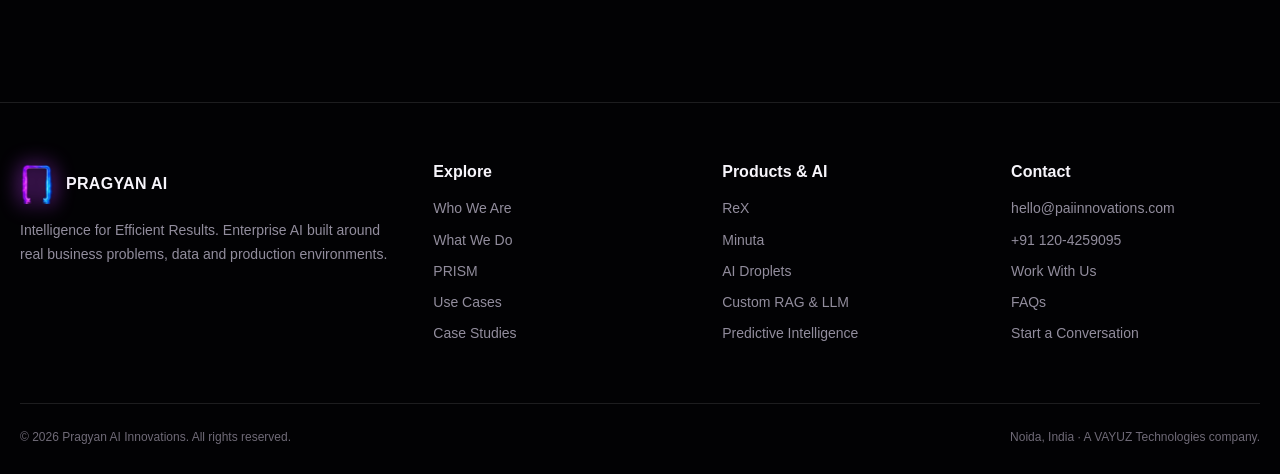
<file: work-with-us/index.html>
<!doctype html><html lang="en"><head><meta charset="utf-8"><meta name="viewport" content="width=device-width,initial-scale=1"><meta name="theme-color" content="#020204"><title>Work With Us | Pragyan AI</title><meta name="description" content="Pragyan AI Innovations — Intelligence for Efficient Results."><link rel="icon" href="/assets/pragyan-gate.png"><link rel="stylesheet" href="/assets/styles.css"></head><body><div class="progress"></div><div class="cursor-glow"></div><header class="site-header"><div class="container nav-wrap"><a class="brand" href="/"><img src="/assets/pragyan-gate.png" alt="Pragyan gate logo"><span>Pragyan AI Innovations</span></a><button class="menu-toggle" data-menu-toggle aria-label="Open menu">☰</button><nav class="nav" data-nav><a class="" href="/who-we-are">Who We Are</a><a class="" href="/what-we-do">What We Do</a><a class="" href="/prism">PRISM</a><a class="" href="/products">Products</a><a class="" href="/use-cases">Use Cases</a><a class="" href="/case-studies">Case Studies</a><a class="" href="/insights">Insights</a><a class="active" href="/work-with-us">Work With Us</a><a class="" href="/faqs">FAQs</a></nav><a class="nav-cta" href="/contact">Schedule Your AI Roadmap →</a></div></header><main><section class="page-hero"><div class="container reveal in"><div class="kicker">Work With Us</div><h1>Start where<br><span class="gradient-text">you are.</span></h1><p>You may have an AI idea, a specific business problem, a proof of concept that needs validation, or an existing system that needs to reach production. We can begin from there.</p></div></section><section class="section"><div class="container"><div class="product-stage reveal"><article class="product-panel"><div class="kicker">Route 01</div><h3>AI Roadmap Session</h3><p>A 30-minute conversation to understand the business problem, current systems, available data and what the next useful step could be.</p><a class="btn primary" href="/contact">Book the Call →</a></article><div class="product-divider"></div><article class="product-panel blue"><div class="kicker">Route 02</div><h3>Send a Brief</h3><p>Already have the problem, constraints or timeline written down? Send it to us and we will review it before responding.</p><a class="btn primary" href="/contact">Send a Brief →</a></article></div></div></section><section class="section darkline"><div class="container"><div class="section-head reveal"><div><div class="kicker">Typical Engagement</div><h2>Discovery → POC → Production</h2></div><p>The exact route depends on the problem. We can begin with discovery, move into a focused proof of concept, then continue into production engineering once the value and approach are validated.</p></div></div></section></main><footer><div class="container"><div class="footer-grid"><div class="footer-brand"><a class="brand" href="/"><img src="/assets/pragyan-gate.png" alt=""><span>PRAGYAN AI</span></a><p>Intelligence for Efficient Results. Enterprise AI built around real business problems, data and production environments.</p></div><div class="footer-col"><h4>Explore</h4><a href="/who-we-are">Who We Are</a><a href="/what-we-do">What We Do</a><a href="/prism">PRISM</a><a href="/use-cases">Use Cases</a><a href="/case-studies">Case Studies</a></div><div class="footer-col"><h4>Products & AI</h4><a href="/products">ReX</a><a href="/products">Minuta</a><a href="/products">AI Droplets</a><a href="/what-we-do">Custom RAG & LLM</a><a href="/what-we-do">Predictive Intelligence</a></div><div class="footer-col"><h4>Contact</h4><a href="mailto:hello@paiinnovations.com">hello@paiinnovations.com</a><a href="tel:+911204259095">+91 120-4259095</a><a href="/work-with-us">Work With Us</a><a href="/faqs">FAQs</a><a href="/contact">Start a Conversation</a></div></div><div class="footer-bottom"><span>© <span class="year">2026</span> Pragyan AI Innovations. All rights reserved.</span><span>Noida, India · A VAYUZ Technologies company.</span></div></div></footer><script src="/assets/site.js"></script></body></html>
</file>
<file: assets/styles.css>
:root{--bg:#020204;--ink:#f7f5fb;--muted:#a6a2b2;--line:rgba(255,255,255,.11);--pink:#ff39d6;--violet:#9b5cff;--blue:#20c9ff;--orange:#ff9a42;--max:1240px}
*{box-sizing:border-box}html{scroll-behavior:smooth}body{margin:0;background:var(--bg);color:var(--ink);font-family:Inter,ui-sans-serif,-apple-system,BlinkMacSystemFont,"Segoe UI",sans-serif;overflow-x:hidden}a{color:inherit;text-decoration:none}button,input,textarea{font:inherit}.container{width:min(var(--max),calc(100% - 40px));margin:auto}.site-header{position:fixed;inset:0 0 auto;z-index:60;background:linear-gradient(#020204e8,#0202047a 72%,transparent);backdrop-filter:blur(12px)}.nav-wrap{height:78px;display:flex;align-items:center;gap:26px}.brand{display:flex;align-items:center;gap:12px;font-weight:700;letter-spacing:.02em;white-space:nowrap}.brand img{width:34px;height:42px;object-fit:contain;filter:drop-shadow(0 0 10px #c13cff)}.nav{display:flex;gap:22px;margin-left:auto;align-items:center;font-size:13px;color:#ddd8e7}.nav a{position:relative;padding:10px 0}.nav a:after{content:"";position:absolute;left:0;right:100%;bottom:3px;height:1px;background:linear-gradient(90deg,var(--pink),var(--blue));transition:.25s}.nav a:hover:after,.nav a.active:after{right:0}.nav-cta,.btn{border:1px solid #ffffff35;border-radius:999px;padding:13px 19px;display:inline-flex;gap:10px;align-items:center;justify-content:center;transition:.25s;position:relative;overflow:hidden}.nav-cta:before,.btn.primary:before{content:"";position:absolute;inset:-2px;background:linear-gradient(90deg,var(--pink),var(--violet),var(--blue));z-index:-2}.nav-cta:after,.btn.primary:after{content:"";position:absolute;inset:1px;border-radius:999px;background:#05050a;z-index:-1}.nav-cta:hover,.btn:hover{transform:translateY(-2px);box-shadow:0 0 30px #8f4cff32}.menu-toggle{display:none;margin-left:auto;background:none;border:0;color:#fff;font-size:26px}.progress{position:fixed;top:0;left:0;height:2px;width:0;background:linear-gradient(90deg,var(--pink),var(--blue));z-index:100}.cursor-glow{position:fixed;width:360px;height:360px;border-radius:50%;pointer-events:none;z-index:-1;background:radial-gradient(circle,#855cff18,transparent 66%);transform:translate(-50%,-50%)}
.hero{min-height:760px;position:relative;display:flex;align-items:center;padding:110px 0 40px;overflow:hidden}.hero-media{position:absolute;inset:0 0 0 34%;overflow:hidden}.hero-media:before{content:"";position:absolute;inset:0;background:linear-gradient(90deg,#020204 0%,rgba(2,2,4,.76) 13%,rgba(2,2,4,.15) 42%,rgba(2,2,4,.22) 100%),linear-gradient(0deg,#020204 0%,transparent 28%);z-index:2}.hero-media img{width:100%;height:100%;object-fit:cover;object-position:center;transform:scale(1.05);filter:contrast(1.12) saturate(1.15)}.eye-halo{position:absolute;inset:15% 11%;z-index:3;border-radius:50%;background:radial-gradient(circle,#fff0 45%,#7d4dff18 58%,transparent 72%);mix-blend-mode:screen;animation:breathe 4s ease-in-out infinite}.hero-copy{position:relative;z-index:5;width:min(600px,56vw)}.eyebrow,.kicker{font-size:12px;letter-spacing:.28em;text-transform:uppercase;color:#d4c9e6}.eyebrow strong,.kicker{background:linear-gradient(90deg,#ff77de,#67d7ff);background-clip:text;color:transparent}.hero h1{font-size:clamp(56px,6.7vw,104px);line-height:.91;letter-spacing:-.055em;margin:18px 0 24px}.gradient-text{background:linear-gradient(90deg,#ff55d0,#9a6cff 48%,#23c8ff);background-clip:text;color:transparent}.lead{font-size:20px;line-height:1.55;color:#d0cad9;max-width:620px}.hero-actions{display:flex;gap:14px;flex-wrap:wrap;margin-top:34px}.btn{padding:14px 22px}.hero-side-note{position:absolute;right:4%;top:46%;z-index:6;color:#8e8a9c;font-size:11px;letter-spacing:.34em;line-height:2;text-transform:uppercase;writing-mode:vertical-rl}.scroll-cue{position:absolute;z-index:6;bottom:34px;right:4%;display:flex;gap:12px;align-items:center;color:#8f8a9b;font-size:12px;letter-spacing:.18em;text-transform:uppercase}.scroll-cue i{width:18px;height:34px;border:1px solid #ffffff55;border-radius:18px;position:relative}.scroll-cue i:after{content:"";width:3px;height:7px;border-radius:5px;background:#fff;position:absolute;top:6px;left:7px;animation:scrollDot 1.8s infinite}.signal-bar{border-block:1px solid var(--line);background:#05060b;position:relative;z-index:7}.signals{display:grid;grid-template-columns:repeat(3,1fr)}.signal{padding:24px 28px;border-right:1px solid var(--line);display:flex;align-items:baseline;gap:12px}.signal:last-child{border-right:0}.signal b{font-size:34px;background:linear-gradient(90deg,var(--pink),var(--blue));background-clip:text;color:transparent}.signal span{font-size:13px;color:#bdb7c8}.section{padding:110px 0;position:relative}.section.darkline{border-top:1px solid var(--line)}.section-head{display:grid;grid-template-columns:1fr 1fr;gap:60px;align-items:end;margin-bottom:56px}.section h2,.page-hero h1{font-size:clamp(42px,5vw,74px);line-height:.98;letter-spacing:-.045em;margin:12px 0}.section-head p{color:var(--muted);font-size:18px;line-height:1.65;margin:0}.big-statement{font-size:clamp(44px,7vw,104px);line-height:.94;letter-spacing:-.05em;max-width:1100px}.muted{color:#5f5a68}.approach-stream{position:relative;padding:40px 0 10px}.stream-line{height:2px;background:linear-gradient(90deg,transparent,var(--pink),var(--violet),var(--blue),var(--orange),transparent);box-shadow:0 0 24px #8a63ff80}.stream-nodes{display:grid;grid-template-columns:repeat(5,1fr);margin-top:-18px;position:relative}.stream-node{text-align:center;padding:0 14px}.stream-node .orb{width:36px;height:36px;border-radius:50%;border:1px solid #ffffff55;background:#06060b;margin:auto;box-shadow:0 0 25px #7e5cff66;display:grid;place-items:center}.stream-node b{display:block;margin-top:16px}.stream-node span{display:block;font-size:12px;color:var(--muted);margin-top:4px}.prism-spectrum{margin-top:45px;height:200px;position:relative;overflow:hidden;border-bottom:1px solid var(--line)}.prism-spectrum:before{content:"";position:absolute;left:7%;right:7%;bottom:-140px;height:260px;border-radius:50%;border-top:2px solid #53c7ff;box-shadow:0 -14px 44px #7a58ff66}.prism-spectrum:after{content:"";position:absolute;left:12%;right:12%;bottom:-125px;height:240px;border-radius:50%;border-top:2px solid #ff4dd8;filter:blur(7px)}.prism-labels{position:absolute;inset:28px 8% auto;display:grid;grid-template-columns:repeat(5,1fr);z-index:2}.prism-labels span{text-align:center;font-size:12px;letter-spacing:.18em;text-transform:uppercase;color:#c9c3d3}.prism-labels b{display:block;font-size:18px;letter-spacing:0;margin-bottom:6px;color:#fff}.product-stage{display:grid;grid-template-columns:1fr 1px 1fr;gap:44px;align-items:stretch;border-block:1px solid var(--line);padding:0}.product-divider{background:var(--line)}.product-panel{min-height:500px;padding:70px 0;position:relative;overflow:hidden}.product-panel:after{content:"";position:absolute;width:320px;height:320px;border-radius:50%;right:-70px;bottom:-100px;background:radial-gradient(circle,#9a54ff44,transparent 64%);filter:blur(10px)}.product-panel.blue:after{background:radial-gradient(circle,#26c6ff3c,transparent 64%)}.product-panel .metric{font-size:72px;letter-spacing:-.05em;margin:38px 0 4px}.product-panel p{color:var(--muted);line-height:1.65;max-width:520px}.product-panel h3{font-size:42px;margin:12px 0}.usecase-rail{display:flex;gap:18px;overflow-x:auto;padding:4px 0 22px;scroll-snap-type:x mandatory}.usecase-rail::-webkit-scrollbar{height:5px}.usecase-rail::-webkit-scrollbar-thumb{background:#ffffff30}.usecase-item{min-width:300px;scroll-snap-align:start;border-top:1px solid #ffffff2f;padding:22px 4px 30px}.usecase-item .index{font-size:12px;color:#7c7689}.usecase-item h3{font-size:28px;margin:38px 0 10px}.usecase-item p{color:var(--muted);line-height:1.55}.case-band{display:grid;grid-template-columns:1.1fr .9fr;border-block:1px solid var(--line)}.case-story{padding:80px 8vw 80px max(20px,calc((100vw - var(--max))/2));border-right:1px solid var(--line)}.case-metrics{padding:80px max(20px,calc((100vw - var(--max))/2)) 80px 6vw;display:flex;flex-direction:column;justify-content:center}.mega-metric{font-size:clamp(70px,10vw,150px);line-height:.8;letter-spacing:-.07em;background:linear-gradient(90deg,var(--pink),var(--blue));background-clip:text;color:transparent}.case-metrics span{color:var(--muted);margin-top:18px}.quote{font-size:26px;line-height:1.45;max-width:850px}.faq-list{border-top:1px solid var(--line)}.faq-item{border-bottom:1px solid var(--line)}.faq-q{width:100%;background:none;border:0;color:#fff;text-align:left;padding:26px 0;font-size:22px;display:flex;justify-content:space-between;gap:30px;cursor:pointer}.faq-a{display:grid;grid-template-rows:0fr;transition:.35s}.faq-a>div{overflow:hidden;color:var(--muted);line-height:1.7;max-width:900px}.faq-item.open .faq-a{grid-template-rows:1fr}.faq-item.open .faq-a>div{padding-bottom:28px}.page-hero{padding:160px 0 80px;min-height:540px;display:flex;align-items:end;position:relative;overflow:hidden;border-bottom:1px solid var(--line)}.page-hero:after{content:"";position:absolute;width:800px;height:800px;border-radius:50%;right:-280px;top:-350px;background:radial-gradient(circle,#9c55ff26,transparent 60%);pointer-events:none}.page-hero p{max-width:720px;color:#c7c1d0;font-size:20px;line-height:1.6}.split{display:grid;grid-template-columns:1fr 1fr;gap:70px}.list-line{border-top:1px solid var(--line);padding:22px 0;display:flex;justify-content:space-between;gap:30px}.list-line:last-child{border-bottom:1px solid var(--line)}.list-line span{color:var(--muted)}.phase-nav{display:flex;gap:8px;flex-wrap:wrap;margin:30px 0}.phase-nav button,.filter-btn{background:#08080d;border:1px solid var(--line);color:#bbb5c5;border-radius:999px;padding:10px 15px;cursor:pointer}.phase-nav button.active,.filter-btn.active{color:#fff;border-color:#8b62ff;box-shadow:0 0 20px #8d59ff33}.phase-display{border-top:1px solid var(--line);padding-top:38px}.steps{display:grid;grid-template-columns:repeat(2,1fr);gap:0 40px}.step{padding:24px 0;border-bottom:1px solid var(--line)}.step b{display:block;margin-bottom:8px}.step p{color:var(--muted);margin:0;line-height:1.55}.insight-row{display:grid;grid-template-columns:120px 1fr auto;gap:30px;align-items:center;padding:28px 0;border-top:1px solid var(--line)}.insight-row:last-child{border-bottom:1px solid var(--line)}.insight-row .date{color:#787281;font-size:12px}.insight-row h3{font-size:26px;margin:0}.contact-grid{display:grid;grid-template-columns:1fr .9fr;gap:80px}.form{display:grid;gap:16px}.form input,.form textarea{width:100%;background:#07070b;border:1px solid var(--line);border-radius:12px;padding:16px 18px;color:#fff;outline:none}.form input:focus,.form textarea:focus{border-color:#7b5cff;box-shadow:0 0 0 3px #7b5cff20}.form textarea{min-height:150px;resize:vertical}.cta-panel{padding:70px;border:1px solid var(--line);border-radius:30px;background:radial-gradient(circle at 70% 30%,#7c55ff1e,transparent 35%),#050509}.cta-panel h2{font-size:clamp(42px,6vw,84px);margin:8px 0 20px}footer{border-top:1px solid var(--line);padding:60px 0 30px}.footer-grid{display:grid;grid-template-columns:1.5fr repeat(3,1fr);gap:40px}.footer-brand p,.footer-col a{color:#928d9d;font-size:14px;line-height:1.65}.footer-col h4{margin:0 0 16px}.footer-col a{display:block;margin:8px 0}.footer-bottom{display:flex;justify-content:space-between;gap:20px;border-top:1px solid var(--line);padding-top:26px;margin-top:50px;color:#6f6a77;font-size:12px}.reveal{opacity:0;transform:translateY(30px);transition:.75s cubic-bezier(.2,.7,.2,1)}.reveal.in{opacity:1;transform:none}@keyframes breathe{50%{transform:scale(1.08);opacity:.6}}@keyframes scrollDot{0%{transform:translateY(0);opacity:0}30%{opacity:1}100%{transform:translateY(14px);opacity:0}}
@media(max-width:1100px){.nav{display:none}.nav.open{position:absolute;display:flex;flex-direction:column;align-items:flex-start;top:72px;left:20px;right:20px;background:#08080df5;border:1px solid var(--line);padding:20px;border-radius:18px}.menu-toggle{display:block}.nav-cta{display:none}.hero-media{left:24%}.hero-copy{width:66vw}.signals{grid-template-columns:1fr}.signal{border-right:0;border-bottom:1px solid var(--line)}.stream-nodes{grid-template-columns:1fr;gap:26px}.stream-line{display:none}.stream-node{display:grid;grid-template-columns:48px 1fr;text-align:left;align-items:center}.stream-node .orb{margin:0}.stream-node b,.stream-node span{grid-column:2;margin:0}.section-head,.split,.contact-grid,.case-band,.footer-grid{grid-template-columns:1fr}.product-stage{grid-template-columns:1fr}.product-divider{height:1px}.case-story,.case-metrics{padding:70px 20px;border-right:0}.footer-grid{gap:26px}.prism-labels{grid-template-columns:1fr 1fr;gap:20px}.prism-spectrum{height:330px}.hero-side-note{display:none}}
@media(max-width:700px){.container{width:min(100% - 28px,var(--max))}.site-header{background:#020204f2}.nav-wrap{height:68px}.brand span{font-size:14px}.hero{min-height:760px;padding-top:100px;align-items:flex-start}.hero-media{inset:250px -80px 0 -40px;opacity:.85}.hero-media:before{background:linear-gradient(180deg,#020204 0%,transparent 25%,rgba(2,2,4,.16) 60%,#020204 100%)}.hero-copy{width:100%}.hero h1{font-size:54px}.lead{font-size:17px}.scroll-cue{display:none}.section{padding:78px 0}.section-head{gap:20px;margin-bottom:36px}.section h2,.page-hero h1{font-size:44px}.big-statement{font-size:48px}.product-panel{min-height:auto;padding:52px 0}.product-panel .metric{font-size:58px}.signals .signal{padding-inline:14px}.steps{grid-template-columns:1fr}.prism-labels{position:relative;inset:auto;grid-template-columns:1fr;gap:15px}.prism-spectrum{height:auto;padding-bottom:40px}.prism-spectrum:before,.prism-spectrum:after{display:none}.page-hero{padding-top:130px;min-height:430px}.insight-row{grid-template-columns:1fr;gap:10px}.cta-panel{padding:38px 24px}.footer-bottom{flex-direction:column}.cursor-glow{display:none}}
</file>
